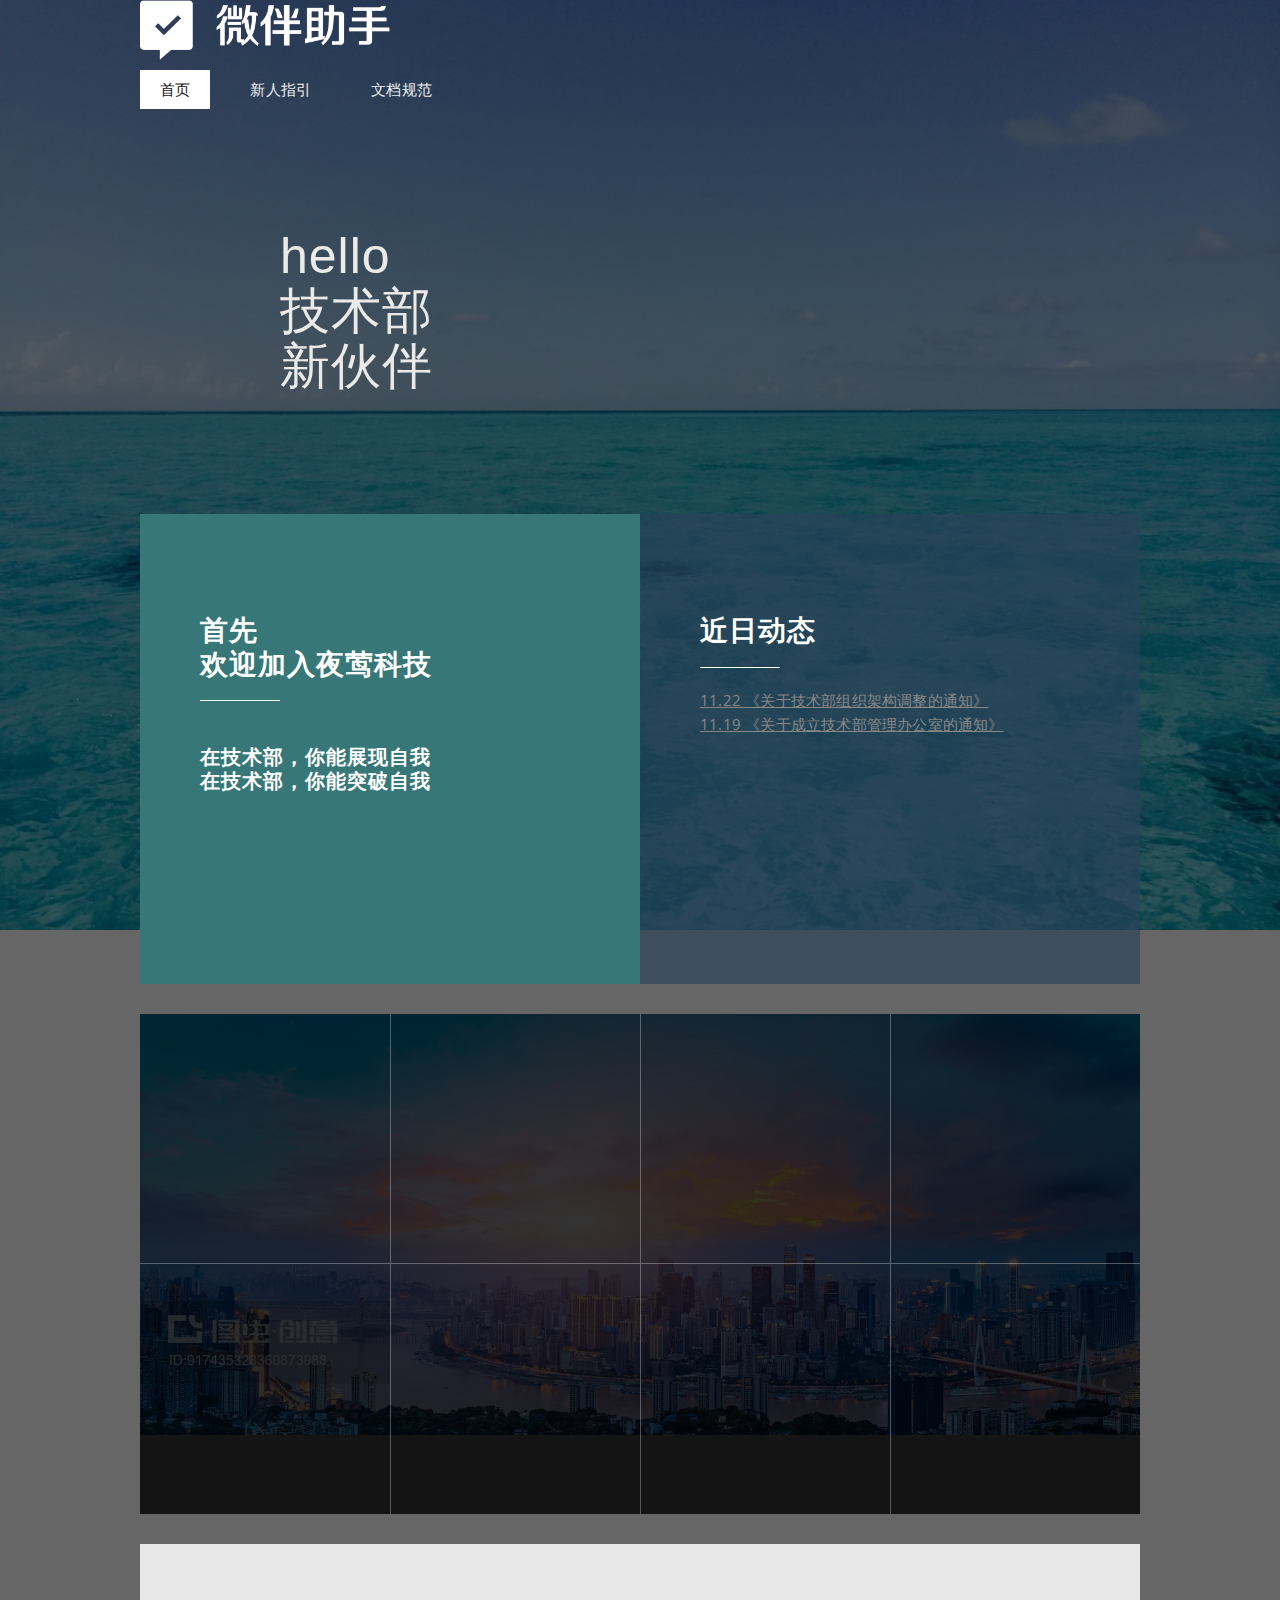
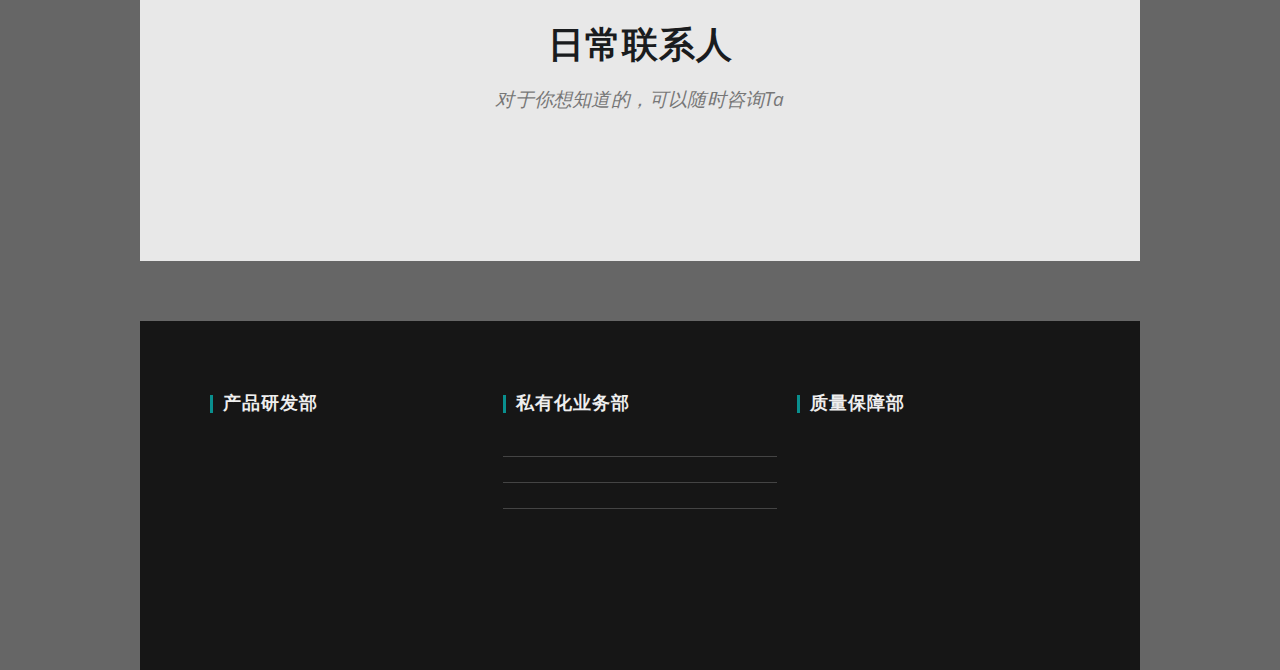
<file: moban4051/index.html>
<!DOCTYPE html>
<!--[if lt IE 7 ]><html class="ie ie6" lang="en"> <![endif]-->
<!--[if IE 7 ]><html class="ie ie7" lang="en"> <![endif]-->
<!--[if IE 8 ]><html class="ie ie8" lang="en"> <![endif]-->
<!--[if (gte IE 9)|!(IE)]><!--><html lang="en"> <!--<![endif]-->
<head>

    <!-- Basic Page Needs
  ================================================== -->
	<meta charset="utf-8">
	<title>技术部分享</title>
	<meta name="description" content="">
	<meta name="author" content="">
	
    <!-- Mobile Specific Metas
	================================================== -->
	<meta name="viewport" content="width=device-width, initial-scale=1, maximum-scale=1">
    
    <!-- CSS
	================================================== -->
  	<link rel="stylesheet" href="css/zerogrid.css">
	<link rel="stylesheet" href="css/style.css">
	
	<!-- Custom Fonts -->
    <link href="font-awesome/css/font-awesome.min.css" rel="stylesheet" type="text/css">
	
	
	<link rel="stylesheet" href="css/menu.css">
	<script src="js/jquery1111.min.js" type="text/javascript"></script>
	<script src="js/script.js"></script>
	
	<!-- Owl Carousel Assets -->
    <link href="owl-carousel/owl.carousel.css" rel="stylesheet">
	
	<!--[if lt IE 8]>
       <div style=' clear: both; text-align:center; position: relative;'>
         <a href="http://windows.microsoft.com/en-US/internet-explorer/Items/ie/home?ocid=ie6_countdown_bannercode">
           <img src="http://storage.ie6countdown.com/assets/100/images/banners/warning_bar_0000_us.jpg" border="0" height="42" width="820" alt="You are using an outdated browser. For a faster, safer browsing experience, upgrade for free today." />
        </a>
      </div>
    <![endif]-->
    <!--[if lt IE 9]>
		<script src="js/html5.js"></script>
		<script src="js/css3-mediaqueries.js"></script>
	<![endif]-->
	
</head>

<body>
	<div class="wrap-body" >
		
		<header class="main-header">
			<div class="zerogrid">
				<div>
					<a class="site-branding" href="index.html">
						<img src="images/logo.png" style=" width:250px;height:60px;float:left;"/>	
					</a><!-- .site-branding -->
				</div>
				<div class="row">
					<div class="col-2-3">
						<!-- Menu-main -->
						<div id='cssmenu'>
							<ul>
								<li class="active"><a href='index.html'><span>首页</span></a></li>
								<li class='last'><a href='single.html'><span>新人指引</span></a></li>
								<li class='last' ><a href='archive.html'><span>文档规范</span></a></li>
								<!--<li class='last'><a href='contact.html'><span>其他</span></a></li>-->
							</ul>
						</div>
					</div>
					<div class="col-1-3">
						<div class="top-search">
							<form id="form-container" action="">
								<!--<input type="submit" id="searchsubmit" value="" />-->
								<!--<a class="search-submit-button" href="javascript:void(0)">
									<i class="fa fa-search"></i>
								</a>
								<div id="searchtext">
									<input type="text" id="s" name="s" placeholder="Search">
								</div>-->
							</form>
						</div>
					</div>
				</div>
			</div>
		</header>
		
		<!--////////////////////////////////////Container-->
		<section id="container">
			<div class="wrap-container zerogrid">
				<!-----------------content-box-1-------------------->
				<section class="content-box box-1 box-image-1">
					<div class="row wrap-box"><!--Start Box-->
						<div class="col-1-2">
							<div class="box-text">
								<h1 style="font-family:arial;color:rgb(234, 235, 232);font-size:50px;">hello<br>  </span>技术部<br>新伙伴</h1>
							
							</div>
						</div>
						<div class="col-1-2">
							
						</div>
					</div>
				</section>
			
				<!-----------------content-box-2-------------------->
				<section class="content-box box-2">
					<div class="row wrap-box"><!--Start Box-->
						<div class="col-1-2">
							<div class="box-text bg-2">
								<div class="heading">
									<h2>首先<br> 欢迎加入夜莺科技</h2>
								    <br>
									<h3>在技术部，你能展现自我 </h3>
									<h3>在技术部，你能突破自我 </h3>
								</div>
								<div class="content">
									<p></p>
								</div>
							</div>
						</div>
						<div class="col-1-2">
							<div class="box-text bg-3">
								<div class="heading">
									<h2>近日动态 <br> </h2>
								</div>
								<div class="content">
									<a href="https://docs.qq.com/doc/DVGpaa05LV2dFdG9X">11.22 《关于技术部组织架构调整的通知》</a>	<br>
									<a href="https://docs.qq.com/doc/DVFhZV2hVaGpIRExQ">11.19 《关于成立技术部管理办公室的通知》</a>	
								</div>
							</div>
						</div>
					</div>
				</section>
				
				<!-----------------content-box-4-------------------->
				<section class="content-box box-4 box-image-2">
					<div class="row wrap-box"><!--Start Box-->
						<div class="col-full">
							<div class="col-1-4 portfolio-box">
								<a class="" href="single.html">
									<div class="portfolio-image" style="background-image: url('images/1.jpg')"></div>
									<div class="portfolio-caption">
										<div class="portfolio-time">
											<div class="portfolio-day"></div>
											<div class="portfolio-month"></div>
											<div class="portfolio-year"></div>
										</div>
										<div class="portfolio-details">
											<div class="portfolio-title"></div>
											<div class="portfolio-cat"></div>
											<div class="portfolio-comments"><i class="fa fa-comments"></i></div>
										</div>
									</div>
								</a>
							</div>
							<div class="col-1-4 portfolio-box">
								<a class="" href="single.html">
									<div class="portfolio-image" style="background-image: url('images/2.jpg')"></div>
									<div class="portfolio-caption">
										<div class="portfolio-time">
											<div class="portfolio-day"></div>
											<div class="portfolio-month"></div>
											<div class="portfolio-year"></div>
										</div>
										<div class="portfolio-details">
											<div class="portfolio-title"></div>
											<div class="portfolio-cat"></div>
											<div class="portfolio-comments"><i class="fa fa-comments"></i></div>
										</div>
									</div>
								</a>
							</div>
							<div class="col-1-4 portfolio-box">
								<a class="" href="single.html">
									<div class="portfolio-image" style="background-image: url('images/3.jpg')"></div>
									<div class="portfolio-caption">
										<div class="portfolio-time">
											<div class="portfolio-day"></div>
											<div class="portfolio-month"></div>
											<div class="portfolio-year"></div>
										</div>
										<div class="portfolio-details">
											<div class="portfolio-title"></div>
											<div class="portfolio-cat"></div>
											<div class="portfolio-comments"><i class="fa fa-comments"></i></div>
										</div>
									</div>
								</a>
							</div>
							<div class="col-1-4 portfolio-box">
								<a class="" href="single.html">
									<div class="portfolio-image" style="background-image: url('images/4.jpg')"></div>
									<div class="portfolio-caption">
										<div class="portfolio-time">
											<div class="portfolio-day"></div>
											<div class="portfolio-month"></div>
											<div class="portfolio-year"></div>
										</div>
										<div class="portfolio-details">
											<div class="portfolio-title"></div>
											<div class="portfolio-cat"></div>
											<div class="portfolio-comments"><i class="fa fa-comments"></i></div>
										</div>
									</div>
								</a>
							</div>
							<div class="col-1-4 portfolio-box">
								<a class="" href="single.html">
									<div class="portfolio-image" style="background-image: url('images/5.jpg')"></div>
									<div class="portfolio-caption">
										<div class="portfolio-time">
											<div class="portfolio-day"></div>
											<div class="portfolio-month"></div>
											<div class="portfolio-year"></div>
										</div>
										<div class="portfolio-details">
											<div class="portfolio-title"></div>
											<div class="portfolio-cat"></div>
											<div class="portfolio-comments"><i class="fa fa-comments"></i></div>
										</div>
									</div>
								</a>
							</div>
							<div class="col-1-4 portfolio-box">
								<a class="" href="single.html">
									<div class="portfolio-image" style="background-image: url('images/6.jpg')"></div>
									<div class="portfolio-caption">
										<div class="portfolio-time">
											<div class="portfolio-day"></div>
											<div class="portfolio-month"></div>
											<div class="portfolio-year"></div>
										</div>
										<div class="portfolio-details">
											<div class="portfolio-title"></div>
											<div class="portfolio-cat"></div>
											<div class="portfolio-comments"><i class="fa fa-comments"></i></div>
										</div>
									</div>
								</a>
							</div>
							<div class="col-1-4 portfolio-box">
								<a class="" href="single.html">
									<div class="portfolio-image" style="background-image: url('images/7.jpg')"></div>
									<div class="portfolio-caption">
										<div class="portfolio-time">
											<div class="portfolio-day"></div>
											<div class="portfolio-month"></div>
											<div class="portfolio-year"></div>
										</div>
										<div class="portfolio-details">
											<div class="portfolio-title">  </div>
											<div class="portfolio-cat"> </div>
											<div class="portfolio-comments"><i class="fa fa-comments"></i></div>
										</div>
									</div>
								</a>
							</div>
							<div class="col-1-4 portfolio-box">
								<a class="" href="single.html">
									<div class="portfolio-image" style="background-image: url('images/8.jpg')"></div>
									<div class="portfolio-caption">
										<div class="portfolio-time">
											<div class="portfolio-day"></div>
											<div class="portfolio-month"></div>
											<div class="portfolio-year"></div>
										</div>
										<div class="portfolio-details">
											<div class="portfolio-title"></div>
											<div class="portfolio-cat"></div>
											<div class="portfolio-comments"><i class="fa fa-comments"></i></div>
										</div>
									</div>
								</a>
							</div>
						</div>
					</div>
				</section>
				<!-----------------content-box-5-------------------->
				<section class="content-box box-5">
					<div class="row wrap-box"><!--Start Box-->
						<div class="col-full">
							<div class="box-text bg-4">
								<div class="heading">
									<h2>日常联系人</h2>
									<span class="intro">对于你想知道的，可以随时咨询Ta</span>
									<br>
									<!--<table border="1">
										<tr>
											<td>row 1, cell 1</td>
											<td>row 1, cell 2</td>
										</tr>
										<tr>
											<td>row 2, cell 1</td>
											<td>row 2, cell 2</td>
										</tr>
									</table>-->
								</div>
								<div class="content">
									<p></p>
									<div class="subscribe-form">
										<form name="form1" id="subs_form" method="post" action="contact.php">
											<label class="row">
												<div class="col-2-3">
													<div class="wrap-col">
														<!--<input type="text" name="name" id="name" placeholder="Enter Your Email" required="required" />-->
													</div>
												</div>
												<div class="col-1-3">
													<div class="wrap-col">
														<!--<input class="button button-skin button-subscribe" type="submit" name="Submit" value="Subscribe">-->
													</div>
												</div>
											</label>
										</form>
									</div>
								</div>
							</div>
						</div>
					</div>
				</section>
			</div>
		</section>
		
		<!--////////////////////////////////////Footer-->
		<footer>
			<div class="zerogrid">
				<div class="wrap-footer">
					<div class="row">
						<div class="col-1-3 col-footer-1">
							<div class="wrap-col">
								<h3 class="widget-title">产品研发部</h3>
								<p></p>
								<p></p>
							</div>
						</div>
						<div class="col-1-3 col-footer-2">
							<div class="wrap-col">
								<h3 class="widget-title">私有化业务部</h3>
								<ul>
									<li><a href="#"></a></li>
									<li><a href="#"></a></li>
									<li><a href="#"></a></li>
									<li><a href="#"></a></li>
								</ul>
							</div>
						</div>
						<div class="col-1-3 col-footer-3">
							<div class="wrap-col">
								<h3 class="widget-title">质量保障部</h3>
								<div class="row">
									<address>
										<strong></strong>
										<br>
										
										<br>
										
										<br>
										
									</address><br>
									<p>
										<strong></strong>
										<br>
								
										<br>
										
									</p>
								</div>
							</div>
						</div>
					</div>
				</div>
				<!--<div class="bottom-footer">
					<div class="bottom-social">
						<a href="#"><i class="fa fa-facebook"></i></a>
						<a href="#"><i class="fa fa-instagram"></i></a>
						<a href="#"><i class="fa fa-twitter"></i></a>
						<a href="#"><i class="fa fa-google-plus"></i></a>
						<a href="#"><i class="fa fa-pinterest"></i></a>
						<a href="#"><i class="fa fa-vimeo"></i></a>
						<a href="#"><i class="fa fa-linkedin"></i></a>
						<a href="#"><i class="fa fa-youtube"></i></a>
					</div>
					<div class="copyright">
						Copyright &copy; 2019.Company name All rights reserved.<a target="_blank" href="http://sc.chinaz.com/moban/">&#x7F51;&#x9875;&#x6A21;&#x677F;</a>
					</div>-->
				</div>
			</div>
		</footer>
		
	</div>
</body>
</html>
</file>
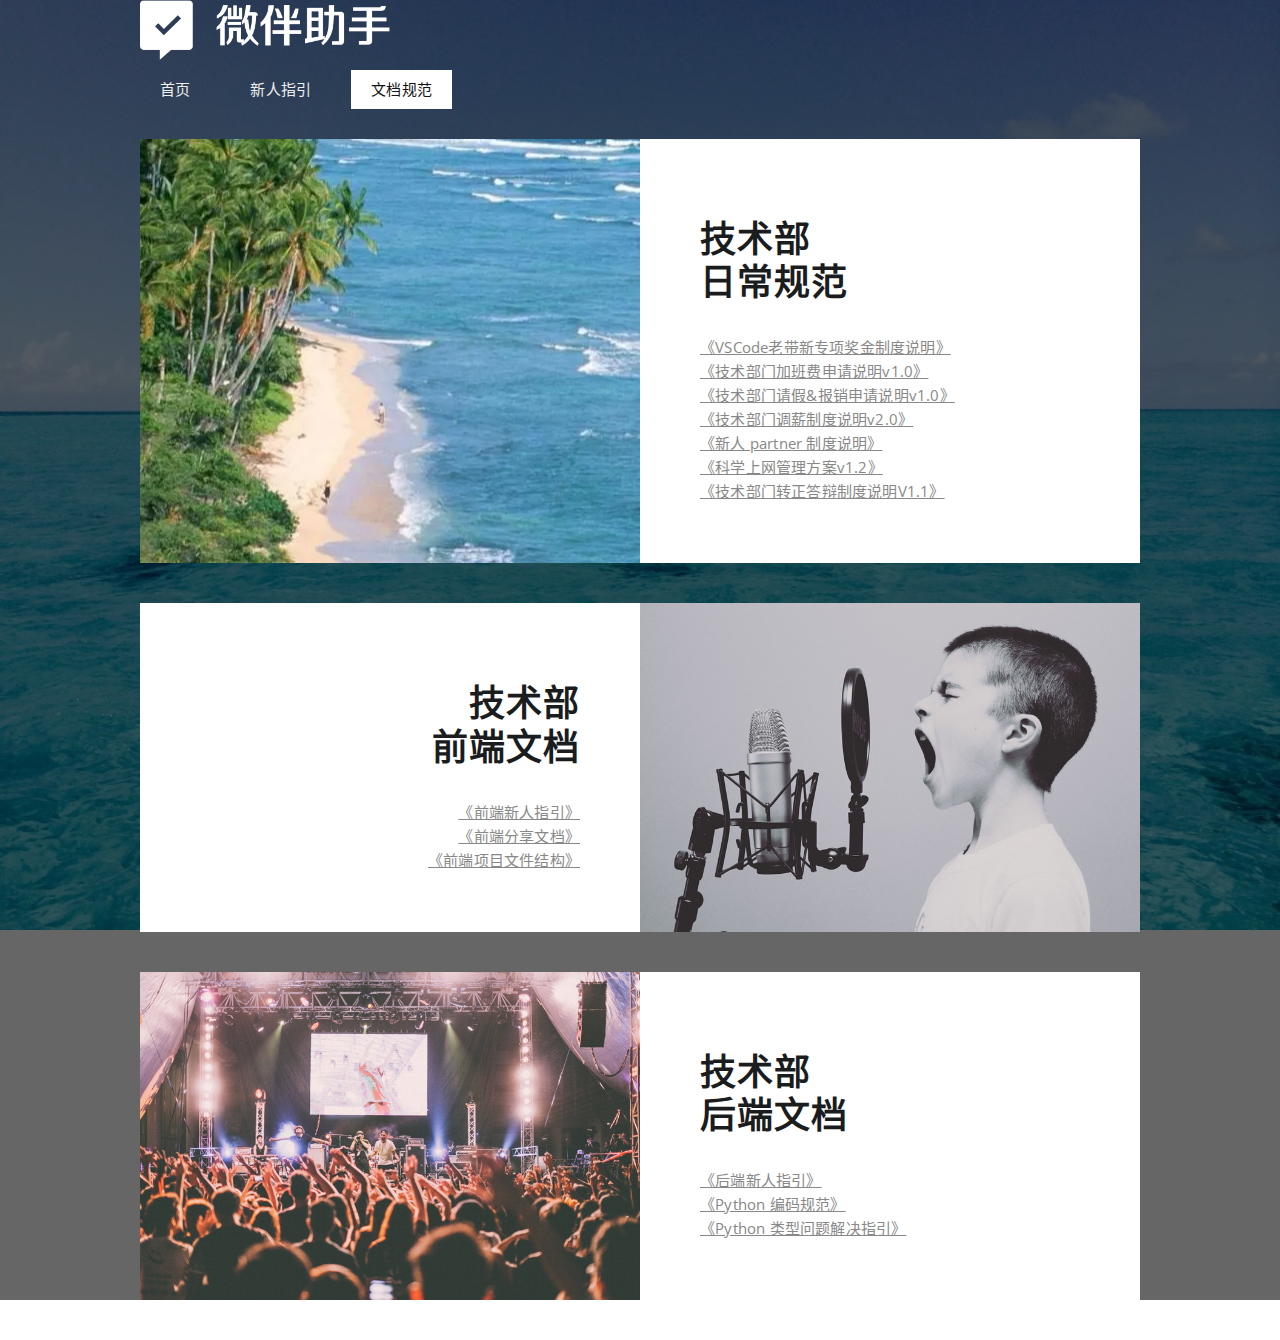
<file: moban4051/archive.html>
<!DOCTYPE html>
<!--[if lt IE 7 ]><html class="ie ie6" lang="en"> <![endif]-->
<!--[if IE 7 ]><html class="ie ie7" lang="en"> <![endif]-->
<!--[if IE 8 ]><html class="ie ie8" lang="en"> <![endif]-->
<!--[if (gte IE 9)|!(IE)]><!--><html lang="zh-CN"> <!--<![endif]-->
<head>

    <!-- Basic Page Needs
  ================================================== -->
	<meta charset="utf-8">
	<title>技术部分享</title>
	<meta name="description" content="">
	<meta name="author" content="">
	
    <!-- Mobile Specific Metas
	================================================== -->
	<meta name="viewport" content="width=device-width, initial-scale=1, maximum-scale=1">
    
    <!-- CSS
	================================================== -->
  	<link rel="stylesheet" href="css/zerogrid.css">
	<link rel="stylesheet" href="css/style.css">
	
	<!-- Custom Fonts -->
    <link href="font-awesome/css/font-awesome.min.css" rel="stylesheet" type="text/css">
	
	
	<link rel="stylesheet" href="css/menu.css">
	<script src="js/jquery1111.min.js" type="text/javascript"></script>
	<script src="js/script.js"></script>
	
	<!-- Owl Carousel Assets -->
    <link href="owl-carousel/owl.carousel.css" rel="stylesheet">
	
	<!--[if lt IE 8]>
       <div style=' clear: both; text-align:center; position: relative;'>
         <a href="http://windows.microsoft.com/en-US/internet-explorer/Items/ie/home?ocid=ie6_countdown_bannercode">
           <img src="http://storage.ie6countdown.com/assets/100/images/banners/warning_bar_0000_us.jpg" border="0" height="42" width="820" alt="You are using an outdated browser. For a faster, safer browsing experience, upgrade for free today." />
        </a>
      </div>
    <![endif]-->
    <!--[if lt IE 9]>
		<script src="js/html5.js"></script>
		<script src="js/css3-mediaqueries.js"></script>
	<![endif]-->
	
</head>

<body>
	<div class="wrap-body">
		
		<header class="main-header">
			<div class="zerogrid">
				<div >
					<a class="site-branding" href="index.html">
						<img src="images/logo.png" style=" width:250px;height:60px;float:left;"/>	
					</a><!-- .site-branding -->
				</div>
				<div class="row">
					<div class="col-2-3">
						<!-- Menu-main -->
						<div id='cssmenu'>
							<ul>
								<li class='last'><a href='index.html'><span>首页</span></a></li>
								<li class='last'><a href='single.html'><span>新人指引</span></a></li>
								<li class="active"><a href='archive.html'><span>文档规范</span></a></li>
								<!--<li class='last'><a href='contact.html'><span>其他</span></a></li>-->
							</ul>
						</div>
					</div>
					<div class="col-1-3">
						<div class="top-search">
							<form id="form-container" action="">
								<!--<input type="submit" id="searchsubmit" value="" />-->
								<!--<a class="search-submit-button" href="javascript:void(0)">
									<i class="fa fa-search"></i>
								</a>
								<div id="searchtext">
									<input type="text" id="s" name="s" placeholder="Search">
								</div>-->
							</form>
						</div>
					</div>
				</div>
			</div>
		</header>
		
		<!--////////////////////////////////////Container-->
		<section id="container">
			<div class="wrap-container">
				<div class="zerogrid">
					<article class="archive-post" >
						<div class="row wrap-post"><!--Start Post-->
							<div class="flex-box">
								<div class="col-1-2">
									<div class="box-image" style="background-image: url('images/15.jpg')"></div>
								</div>
								<div class="col-1-2">
									<div class="box-text">
										<div class="heading">
											<h2>技术部<br> 日常规范</h2>
										</div>
										<div class="content">
											<a href="https://confluence.yiban.io/pages/viewpage.action?pageId=7972177">《VSCode老带新专项奖金制度说明》</a><br>
											<a href="https://confluence.yiban.io/pages/viewpage.action?pageId=7972175">《技术部门加班费申请说明v1.0》</a><br>
											<a href="https://confluence.yiban.io/pages/viewpage.action?pageId=7972162">《技术部门请假&报销申请说明v1.0》</a><br>
											<a href="https://confluence.yiban.io/pages/viewpage.action?pageId=7972171">《技术部门调薪制度说明v2.0》</a><br>
											<a href="https://confluence.yiban.io/pages/viewpage.action?pageId=7972179">《新人 partner 制度说明》</a><br>
											<a href="https://confluence.yiban.io/pages/viewpage.action?pageId=7972181">《科学上网管理方案v1.2》</a><br>
											<a href="https://confluence.yiban.io/pages/viewpage.action?pageId=7972169">《技术部门转正答辩制度说明V1.1》</a><br>
										</div>
									</div>
								</div>
							</div>
						</div>
					</article>
					<article class="archive-post">
						<div class="row wrap-post"><!--Start Post-->
							<div class="flex-box">
								<div class="col-1-2 f-right">
									<div class="box-image" style="background-image: url('images/16.jpg')"></div>
								</div>
								<div class="col-1-2">
									<div class="box-text text-right">
										<div class="heading">
											<h2>技术部<br> 前端文档</h2>
										</div>
										<div class="content">
											<a href="https://confluence.yiban.io/pages/viewpage.action?pageId=333234">《前端新人指引》</a><br>
											<a href="https://confluence.yiban.io/pages/viewpage.action?pageId=333745">《前端分享文档》</a><br>
											<a href="https://confluence.yiban.io/pages/viewpage.action?pageId=342199">《前端项目文件结构》</a><br>
										</div>
									</div>
								</div>
							</div>
			           </div>
					</article>
					<article class="archive-post" >
						<div class="row wrap-post"><!--Start Post-->
							<div class="flex-box">
								<div class="col-1-2">
									<div class="box-image" style="background-image: url('images/14.jpg')"></div>
								</div>
								<div class="col-1-2">
									<div class="box-text">
										<div class="heading">
											<h2>技术部<br> 后端文档</h2>
										</div>
										<div class="content">
											<a href="hhttps://nightingales.yuque.com/n_tech/novice/gaude7/edit">《后端新人指引》</a><br>
											<a href="https://confluence.yiban.io/pages/viewpage.action?pageId=7964776">《Python 编码规范》</a><br>
											<a href="https://confluence.yiban.io/pages/viewpage.action?pageId=7964909">《Python 类型问题解决指引》</a><br>
											
										</div>
									</div>
								</div>
							</div>
						</div>
					</article>
				</div>
			</div>
		</section>
		
		<!--////////////////////////////////////Footer-->
		<!--<footer>
			<div class="zerogrid">
				<div class="wrap-footer">
					<div class="row">
						<div class="col-1-3 col-footer-1">
							<div class="wrap-col">
								<h3 class="widget-title">About Us</h3>
								<p>Ut volutpat consectetur aliquam. Curabitur auctor in nis ulum ornare. Metus elit vehicula dui. Curabitur auctor in nis ulum ornare. Sed consequat, augue condimentum fermentum</p>
								<p>Sed ut perspiciatis unde omnis iste natus error sit voluptatem accusantium doloremque la udantium</p>
							</div>
						</div>
						<div class="col-1-3 col-footer-2">
							<div class="wrap-col">
								<h3 class="widget-title">Recent Post</h3>
								<ul>
									<li><a href="#">MOST VISITED COUNTRIES</a></li>
									<li><a href="#">5 PLACES THAT MAKE A GREAT HOLIDAY</a></li>
									<li><a href="#">PEBBLE TIME STEEL IS ON TRACK TO SHIP IN JULY</a></li>
									<li><a href="#">STARTUP COMPANY’S CO-FOUNDER TALKS ON HIS NEW PRODUCT</a></li>
								</ul>
							</div>
						</div>
						<div class="col-1-3 col-footer-3">
							<div class="wrap-col">
								<h3 class="widget-title">Where to Find Us</h3>
								<div class="row">
									<address>
										<strong>AUBERGE LONDON</strong>
										<br>
										Ut wisi enim
										<br>
										Minim veniam 12345
										<br>
										Exerci Tation
									</address><br>
									<p>
										<strong>Opening Hours:</strong>
										<br>
										Mon - Fri: 9:00 - 21:00
										<br>
										Sat - Sun: 9:00 - 2:00
									</p>
								</div>
							</div>
						</div>
					</div>
				</div>
				<!--<div class="bottom-footer">
					<div class="bottom-social">
						<a href="#"><i class="fa fa-facebook"></i></a>
						<a href="#"><i class="fa fa-instagram"></i></a>
						<a href="#"><i class="fa fa-twitter"></i></a>
						<a href="#"><i class="fa fa-google-plus"></i></a>
						<a href="#"><i class="fa fa-pinterest"></i></a>
						<a href="#"><i class="fa fa-vimeo"></i></a>
						<a href="#"><i class="fa fa-linkedin"></i></a>
						<a href="#"><i class="fa fa-youtube"></i></a>
					</div>
					<div class="copyright">
						Copyright &copy; 2019.Company name All rights reserved.<a target="_blank" href="http://sc.chinaz.com/moban/">&#x7F51;&#x9875;&#x6A21;&#x677F;</a>
					</div>-->
				</div>
			</div>
		</footer>
	</div>
</body>
</html>
</file>
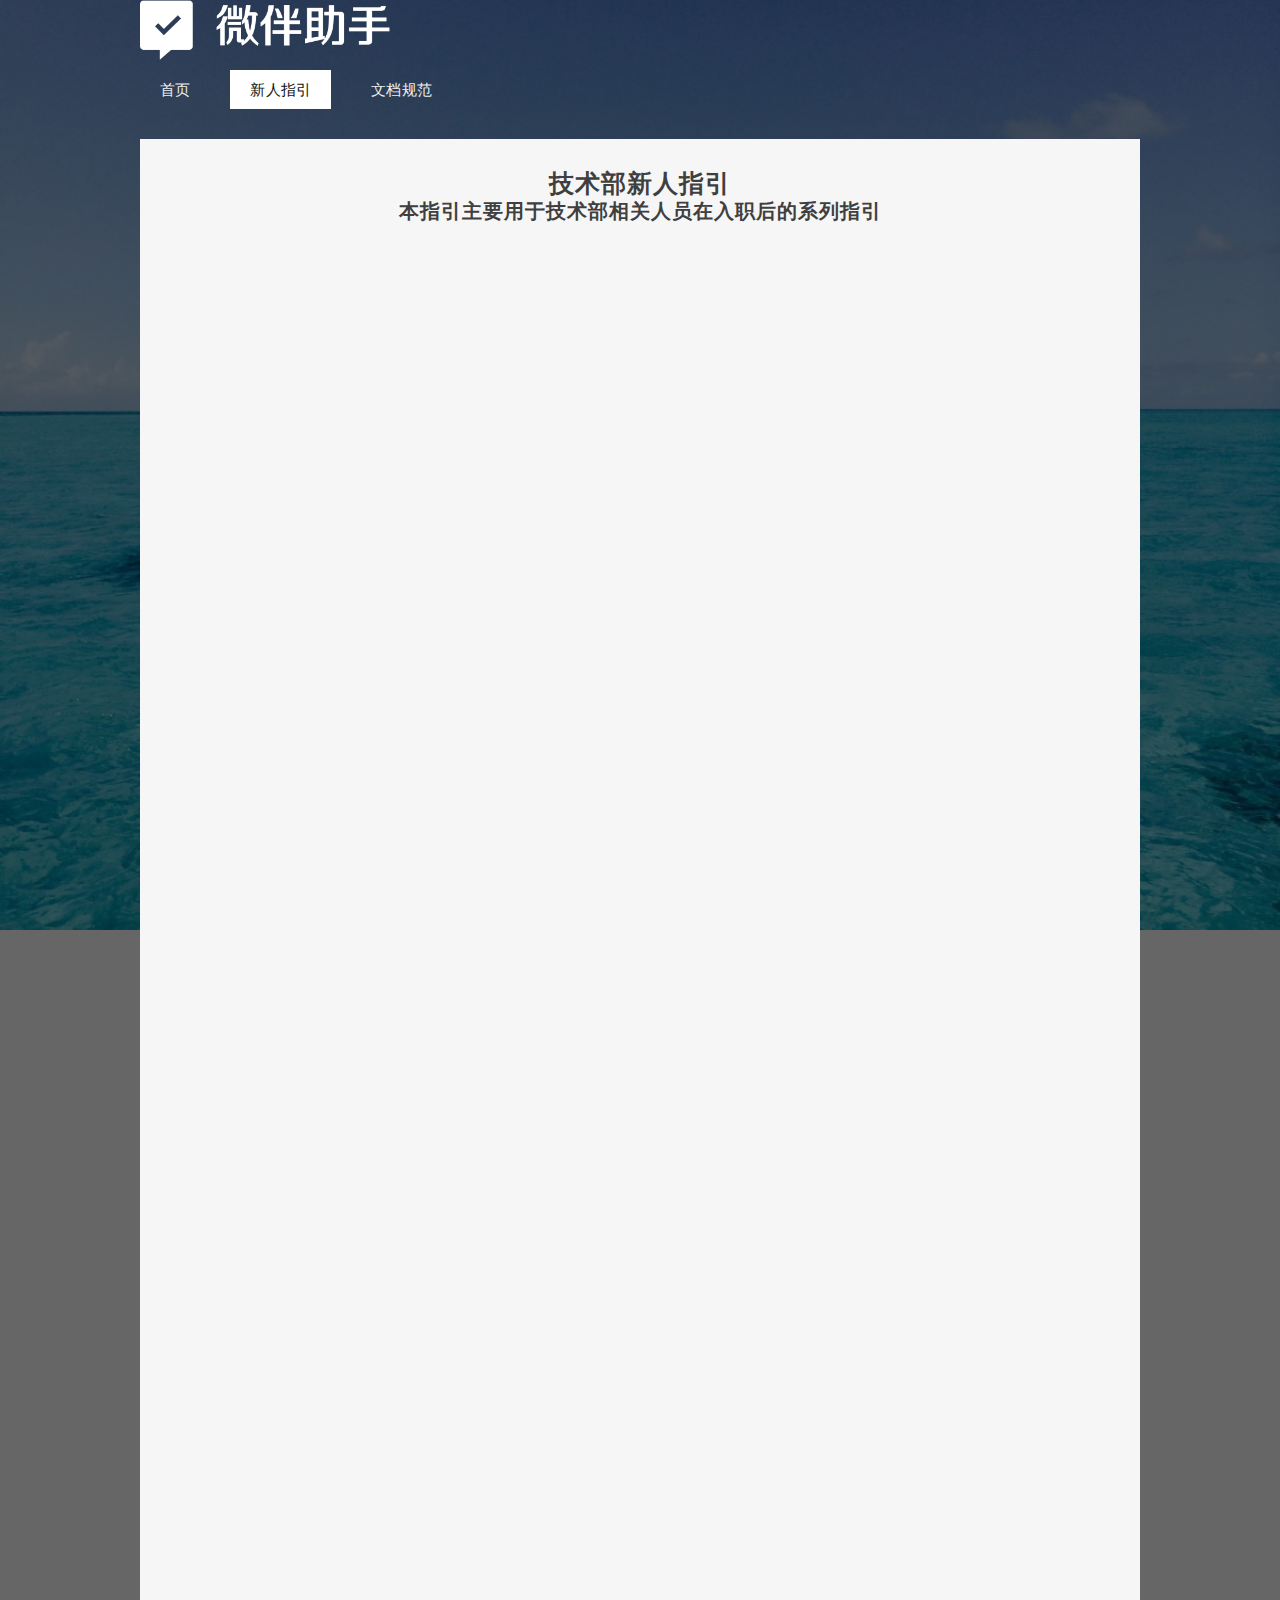
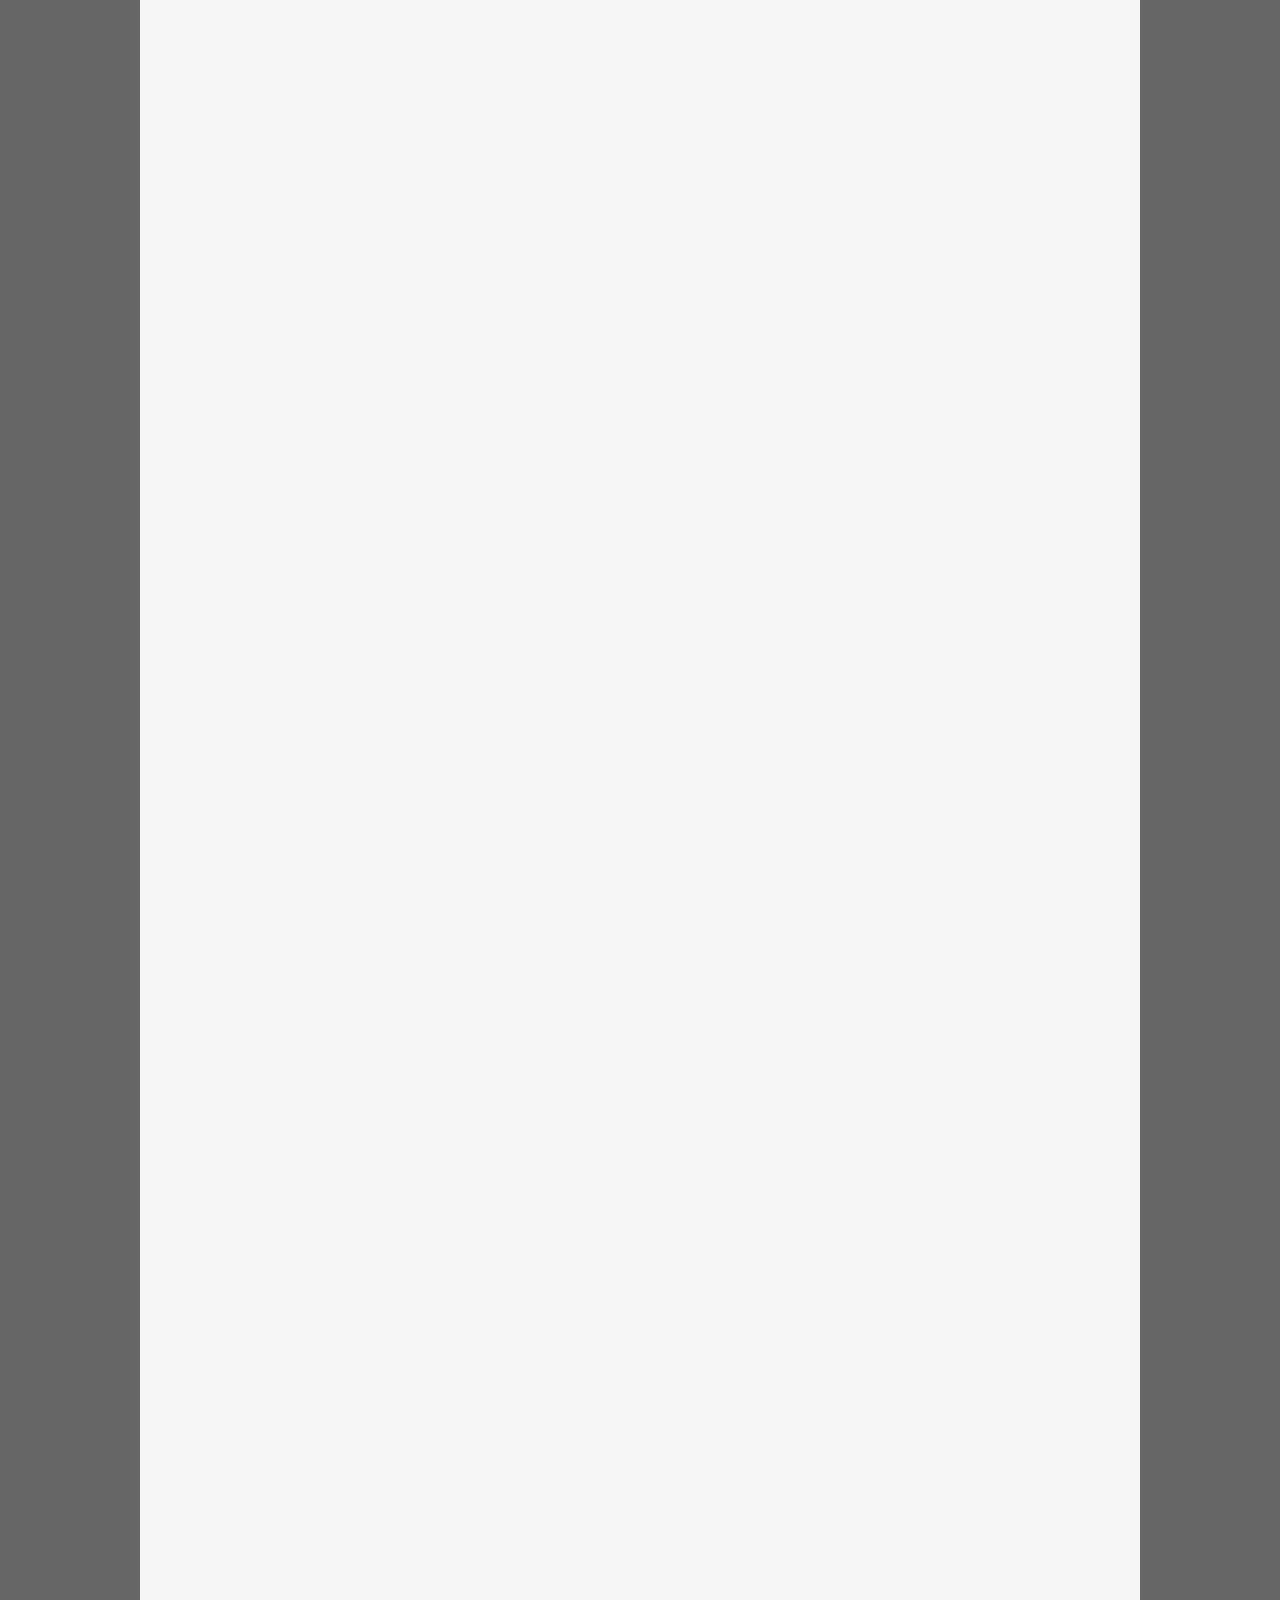
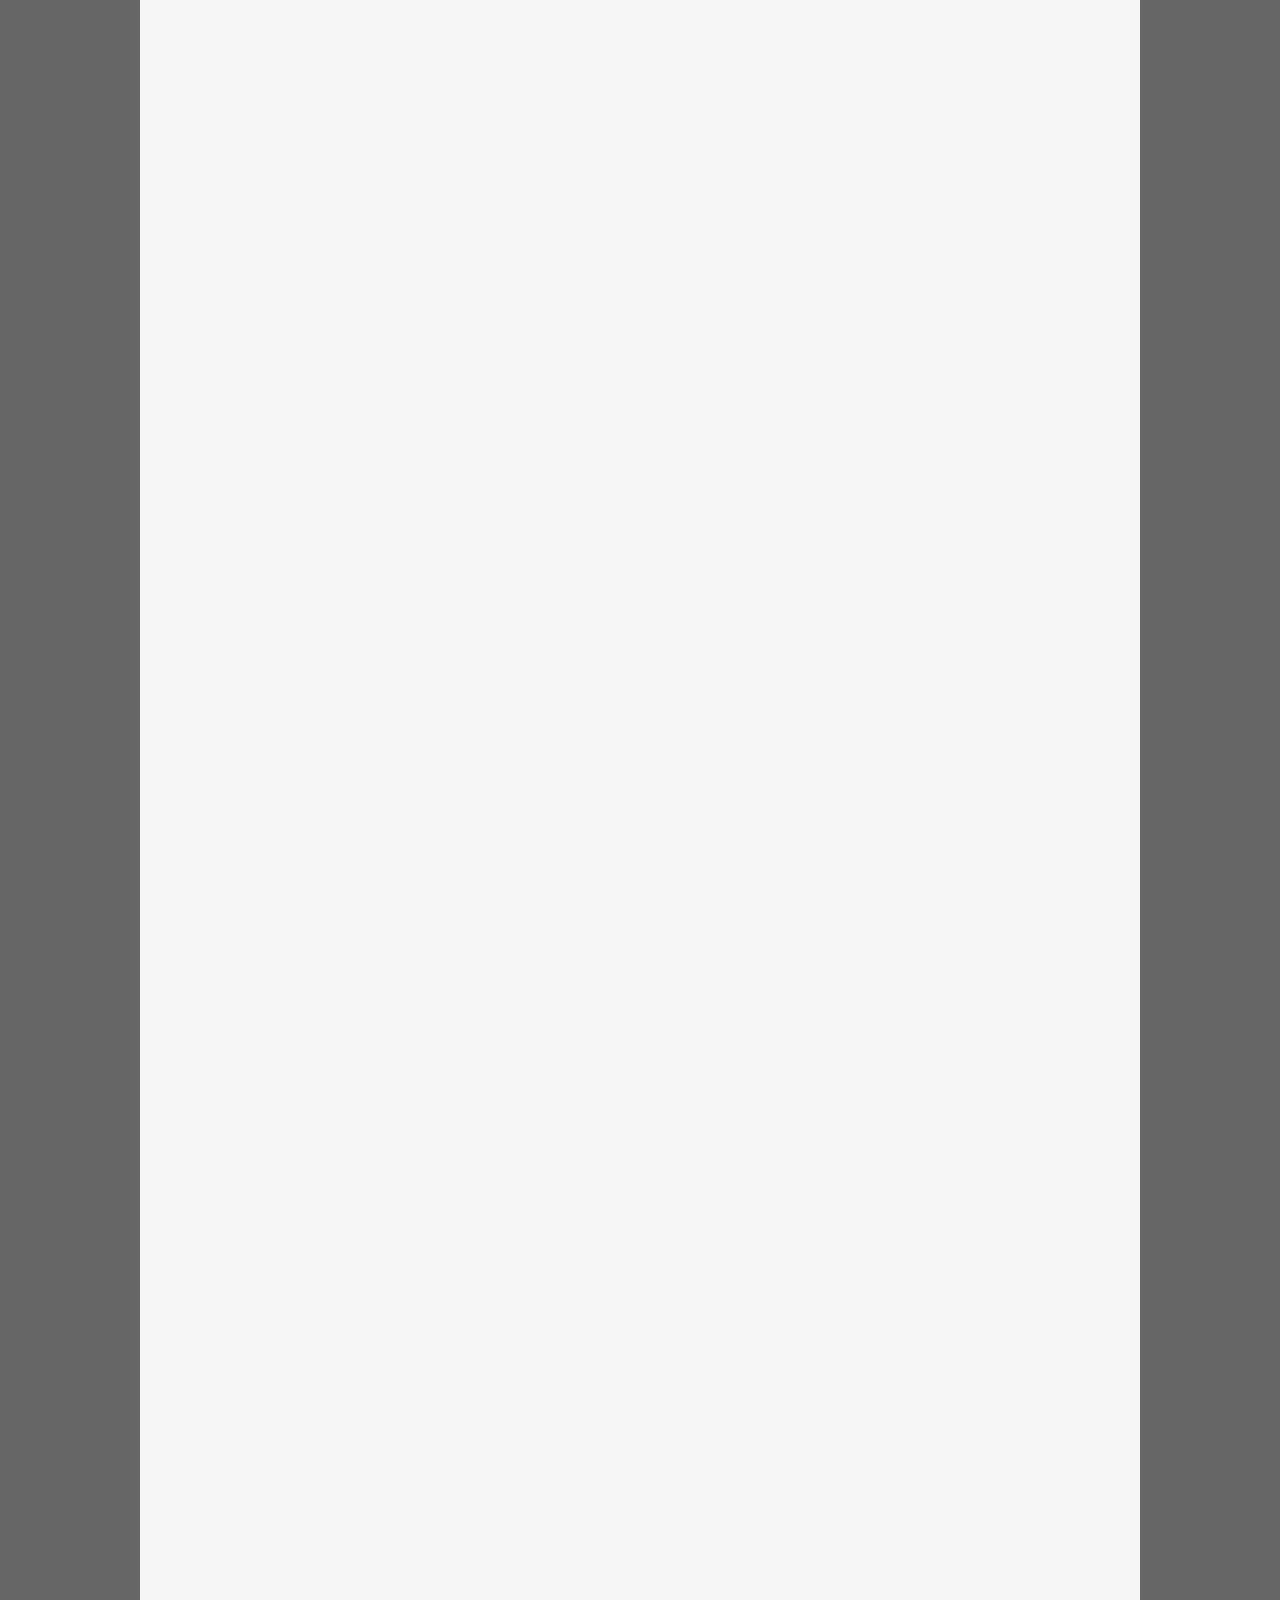
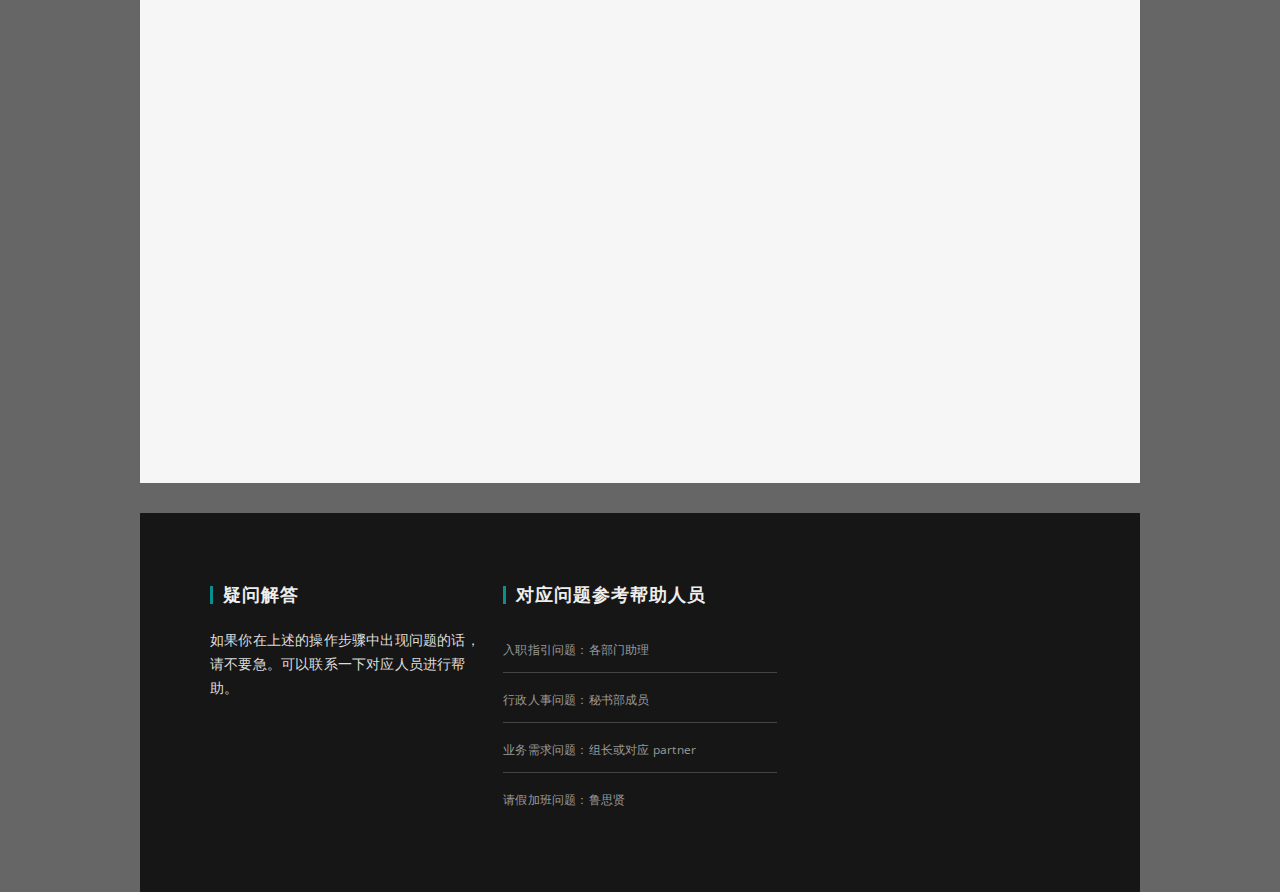
<file: moban4051/single.html>
<!DOCTYPE html>
<!--[if lt IE 7 ]><html class="ie ie6" lang="en"> <![endif]-->
<!--[if IE 7 ]><html class="ie ie7" lang="en"> <![endif]-->
<!--[if IE 8 ]><html class="ie ie8" lang="en"> <![endif]-->
<!--[if (gte IE 9)|!(IE)]><!--><html lang="en"> <!--<![endif]-->
<head>

    <!-- Basic Page Needs
  ================================================== -->
	<meta charset="utf-8">
	<title>技术部论坛</title>
	<meta name="description" content="">
	<meta name="author" content="">
	
    <!-- Mobile Specific Metas
	================================================== -->
	<meta name="viewport" content="width=device-width, initial-scale=1, maximum-scale=1">
    
    <!-- CSS
	================================================== -->
  	<link rel="stylesheet" href="css/zerogrid.css">
	<link rel="stylesheet" href="css/style.css">
	
	<!-- Custom Fonts -->
    <link href="font-awesome/css/font-awesome.min.css" rel="stylesheet" type="text/css">
	
	
	<link rel="stylesheet" href="css/menu.css">
	<script src="js/jquery1111.min.js" type="text/javascript"></script>
	<script src="js/script.js"></script>
	
	<!-- Owl Carousel Assets -->
    <link href="owl-carousel/owl.carousel.css" rel="stylesheet">
	
	<!--[if lt IE 8]>
       <div style=' clear: both; text-align:center; position: relative;'>
         <a href="http://windows.microsoft.com/en-US/internet-explorer/Items/ie/home?ocid=ie6_countdown_bannercode">
           <img src="http://storage.ie6countdown.com/assets/100/images/banners/warning_bar_0000_us.jpg" border="0" height="42" width="820" alt="You are using an outdated browser. For a faster, safer browsing experience, upgrade for free today." />
        </a>
      </div>
    <![endif]-->
    <!--[if lt IE 9]>
		<script src="js/html5.js"></script>
		<script src="js/css3-mediaqueries.js"></script>
	<![endif]-->
	
</head>

<body>
	<div class="wrap-body">
		
		<header class="main-header">
			<div class="zerogrid">
				<div>
					<a class="site-branding" href="index.html">
						<img src="images/logo.png" style=" width:250px;height:60px;float:left;"/>	
					</a><!-- .site-branding -->
				</div>
				<div class="row">
					<div class="col-2-3">
						<!-- Menu-main -->
						<div id='cssmenu'>
							<ul>
								<li class='last'><a href='index.html'><span>首页</span></a></li>
								<li class="active"><a href='single.html'><span>新人指引</span></a></li>
								<li class='last'><a href='archive.html'><span>文档规范</span></a></li>
								<!--<li class='last'><a href='contact.html'><span>其他</span></a></li>-->
							</ul>
						</div>
					</div>
					<div class="col-1-3">
						<div class="top-search">
							<form id="form-container" action="">
								<!--<input type="submit" id="searchsubmit" value="" />-->
								<!--<a class="search-submit-button" href="javascript:void(0)">
									<i class="fa fa-search"></i>
								</a>
								<div id="searchtext">
									<input type="text" id="s" name="s" placeholder="Search">
								</div>-->
							</form>
						</div>
					</div>
				</div>
			</div>
		</header>
		
		<!--////////////////////////////////////Container-->
		<section id="container">
			<div class="wrap-container" >
				<!-----------------Content-Box-------------------->
				<article class="single-post zerogrid" >
					<div class="row wrap-post" ><!--Start Box-->
						<div class="entry-header">
							<h1 >技术部新人指引</h1>
							<h3 class="entry-title">本指引主要用于技术部相关人员在入职后的系列指引</h3>
						</div>
						<iframe src="file:///Users/cailei/Desktop/moban4051/wenjian/新人入职百科全书3.0电子版.pdf" name="iframe_a" width = " 960" height = " 5000 "></iframe>
						<!--<div class="post-thumbnail-wrap">
							<img src="images/single.jpg">
						</div>-->
						<!--<div class="entry-content">
							<div class="excerpt">
							<h2>一.账号配置</h2><br>
							<h3>1.钉钉账号设置</h3>
							<p>先将默认的钉钉邮箱更改为易记邮箱（如：自己姓名拼音+一些数字）<br>
								更改步骤为（以手机钉钉为例）：<br>
								钉钉 -> 协作 -> 邮箱<br>
								点击上端收件箱 -> 左下角设置 -> 点击账号 -> 设置钉钉号<br>
								</p></div>
								<br>
							<h3>2.企业微信</h3>
							<p>
								夜莺科技企微：人事负责拉进去；<br>
								未闻花名企微：联系王小篆邀请进入；<br>
								点石互动企微：联系邓琳邀请进入；<br>
							</p>
							<br>
							<h3>3.腾讯企业邮箱</h3>
							<p>
								开通方式：<br>
								1. 打开：<a href="https://exmail.qq.com/" style="color: rgb(6, 6, 116);">邮箱链接</a><br>
								2. 输入邮箱账号及密码，可在钉钉文档中查看：《夜莺科技企业邮箱开通》<br>
								3. 扫码绑定微信之后就可以通过微信扫码登陆腾讯企业邮箱了<br>
								4. 登录完成后，进入 设置-账户，可更改邮箱密码<br>
								5. 企业微信绑定腾讯企业邮箱方法：<br>
								企微工作台 -> 效率工具 - 企业邮箱 -> 输入企业微信账户 -> 输入邮箱密码<br>
								绑定成功后可在企业微信上接收到邮箱提醒	<br>
								<br>	
							</p>
							<h2>4. jira</h2>
							<br>
							<p>
								【特别注意】在申请jira账号之前必须要完成以下操作：<br>
								进入钉钉邮箱设置页的“白名单”，把下列邮箱地址添加至白名单<br>
								jira@nightingales.cn<br>
								zuosheng@nightingales.cn<br>
								mopengcheng@nightingales.cn<br>
								<img src="Users/cailei/Desktop/moban4051/images/image (2).png" alt="Pulpit rock" width="304" height="228">	
							</p>
							<img src="Users/cailei/Desktop/moban4051/images/image (2).png" width="304" height="228">	
							<h2>Heading 2</h2>
							<p>Duis autem vel eum iriure dolor in hendrerit in vulputate velit esse molestie consequat, vel illum dolore eu feugiat nulla facilisis. At vero eos et accusam et justo.</p>
							<h2>Heading 3</h2>
							<p>Consetetur sadipscing elitr, sed diam nonumy eirmod tempor invidunt ut labore et dolore magna aliquyam erat, sed diam voluptua. At vero eos et accusam et justo duo dolores et ea rebum hendrerit in vulputate velit esse molestie.</p>
							<p>Lorem ipsum dolor sit amet, consetetur sadipscing elitr, sed diam nonumy eirmod tempor invidunt ut labore et dolore magna aliquyam erat, sed diam voluptua. At vero eos et accusam et justo duo dolores et ea rebum.</p>
							<p><code>Stet clita kasd gubergren, no sea takimata sanctus est Lorem ipsum dolor sit amet.</code></p>
							<p>Lorem ipsum dolor sit amet, consetetur sadipscing elitr, sed diam nonumy eirmod tempor invidunt ut labore et dolore magna aliquyam erat, sed diam voluptua. At vero eos et accusam et justo duo dolores et ea rebum. Stet clita kasd gubergren, no sea takimata sanctus est Lorem ipsum dolor sit amet.</p>
							<div class="note">
							  <ol>
								<li>Lorem ipsum</li>
								<li>Sit amet vultatup nonumy</li>
								<li>Duista sed diam</li>
							  </ol>
							  <div class="clear"></div>
							</div>
							<p>Duis autem vel eum iriure dolor in hendrerit in vulputate velit esse molestie consequat, vel illum dolore eu feugiat nulla facilisis at vero eros et accumsan et iusto odio dignissim qui blandit praesent luptatum zzril delenit augue duis dolore te feugait nulla facilisi. Lorem ipsum dolor sit amet, consectetuer adipiscing elit, sed diam nonummy nibh euismod tincidunt ut laoreet dolore magna aliquam erat volutpat.</p>
							<p>Consetetur sadipscing elitr, sed diam nonumy eirmod tempor invidunt ut labore et dolore magna aliquyam erat, sed diam voluptua. At vero eos et accusam et justo duo dolores.</p>
						</div>-->
					</div>
				</article>
				<div class="zerogrid">
					<!--<div class="comments-are">
						<div id="comment">
							<h3>Leave a Reply</h3>
							<span>Your email address will not be published. Required fields are marked </span>
							<form name="form1" id="comment_form" method="post" action="">
								<label>
								<span>Comment:</span>
								<textarea name="message" id="message"></textarea>
								</label>
								<label>
								<span>Name:</span>
								<input type="text"  name="name" id="name" required>
								</label>
								<label>
								<span>Email:</span>
								<input type="email"  name="email" id="email" required>
								</label>
								<center><input class="button button-skin " type="submit" name="SubmitComment" value="Submit"></center>
							</form>
						</div>
					</div>-->
				</div>
			</div>
		</section>
		
		<!--////////////////////////////////////Footer-->
		<footer>
			<div class="zerogrid">
				<div class="wrap-footer">
					<div class="row">
						<div class="col-1-3 col-footer-1">
							<div class="wrap-col">
								<h3 class="widget-title">疑问解答</h3>
								<p>如果你在上述的操作步骤中出现问题的话，请不要急。可以联系一下对应人员进行帮助。</p>
							</div>
						</div>
						<div class="col-1-3 col-footer-2">
							<div class="wrap-col">
								<h3 class="widget-title">对应问题参考帮助人员</h3>
								<ul>
									<li><a>入职指引问题：各部门助理</a></li>
									<li><a>行政人事问题：秘书部成员</a></li>
									<li><a>业务需求问题：组长或对应 partner</a></li>
									<li><a>请假加班问题：鲁思贤</a></li>
								</ul>
							</div>
						</div>
						<div class="col-1-3 col-footer-3">
							<!--<div class="wrap-col">
								<h3 class="widget-title">Where to Find Us</h3>
								<div class="row">
									<address>
										<strong>AUBERGE LONDON</strong>
										<br>
										Ut wisi enim
										<br>
										Minim veniam 12345
										<br>
										Exerci Tation
									</address><br>
									<p>
										<strong>Opening Hours:</strong>
										<br>
										Mon - Fri: 9:00 - 21:00
										<br>
										Sat - Sun: 9:00 - 2:00
									</p>
								</div>
							</div>-->
						</div>
					</div>
				</div>
			<!--	<div class="bottom-footer">
					<div class="bottom-social">
						<a href="#"><i class="fa fa-facebook"></i></a>
						<a href="#"><i class="fa fa-instagram"></i></a>
						<a href="#"><i class="fa fa-twitter"></i></a>
						<a href="#"><i class="fa fa-google-plus"></i></a>
						<a href="#"><i class="fa fa-pinterest"></i></a>
						<a href="#"><i class="fa fa-vimeo"></i></a>
						<a href="#"><i class="fa fa-linkedin"></i></a>
						<a href="#"><i class="fa fa-youtube"></i></a>
					</div>
					<div class="copyright">
						Copyright &copy; 2019.Company name All rights reserved.<a target="_blank" href="http://sc.chinaz.com/moban/">&#x7F51;&#x9875;&#x6A21;&#x677F;</a>
					</div>-->
				</div>
			</div>
		</footer>
	</div>
</body>
</html>
</file>
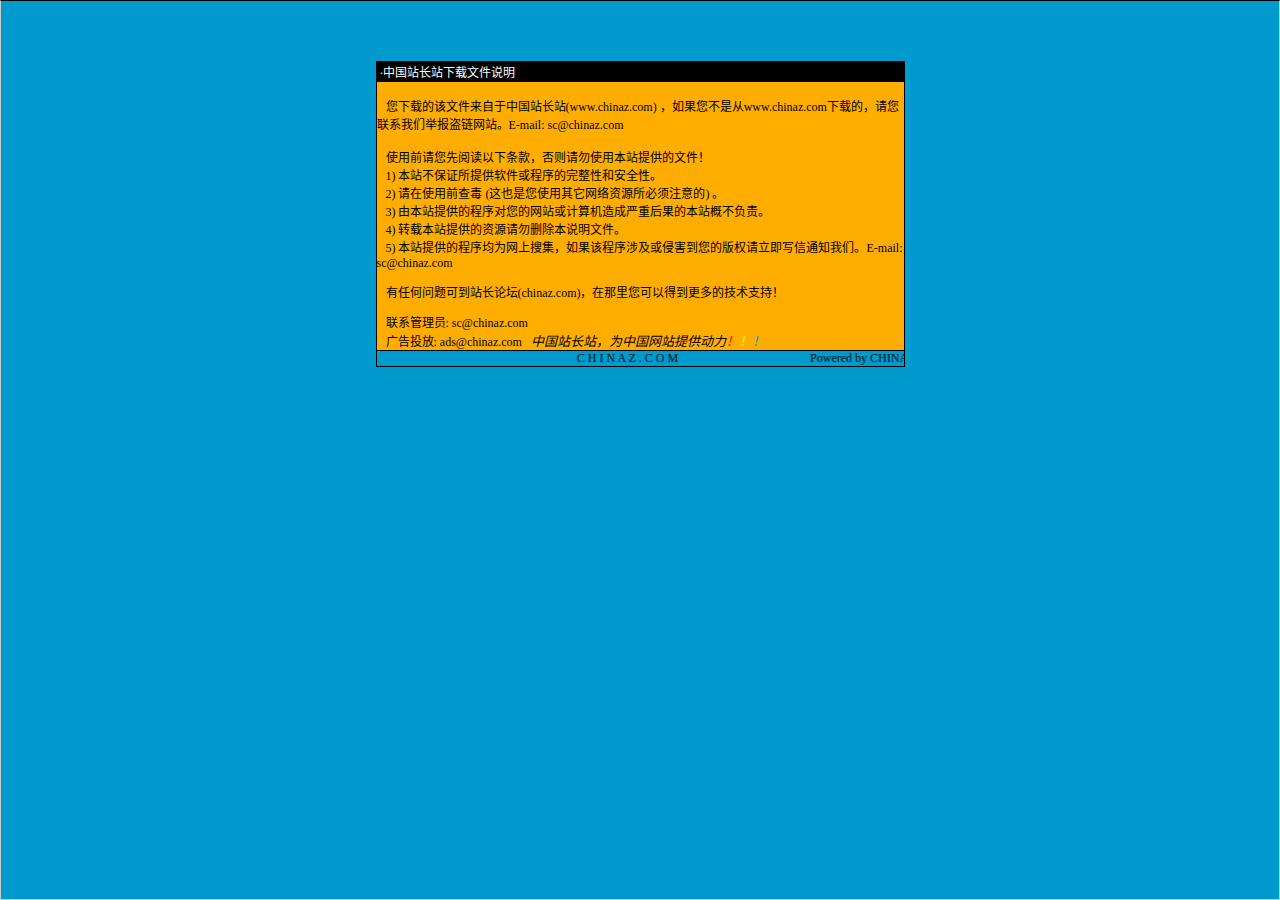
<file: moban4051/说明.htm>
<html>

<head>
<meta http-equiv="Content-Language" content="zh-cn">
<meta http-equiv="Content-Type" content="text/html; charset=gb2312">
<meta http-equiv="refresh" content="2; url=http://SC.CHINAZ.com">
<title>�й�վ��վ�����ļ�˵��</title>
<style>A {
FONT-SIZE: 12px; COLOR: #000000; TEXT-DECORATION: none
}
A:hover {
	COLOR: #ffcc00
}
A.blue {
	COLOR: darkblue
}
body, p, td {
	FONT-SIZE: 12px
}</style>
</head>

<body style="BORDER-RIGHT: #cccccc 1px solid; BORDER-TOP: #000000 1px solid; MARGIN: 0pt; OVERFLOW: hidden; BORDER-LEFT: #cccccc 1px solid; BORDER-BOTTOM: #cccccc 1px solid" bgColor="#009ace" leftMargin="0" topMargin="10">

<div align="center">
  <center>
  <p>��</p>
  <p>��</p>
  <table border="1" cellpadding="0" cellspacing="0" style="border-collapse: collapse; border-style: dotted; border-width: 1" bordercolor="#000000" width="529" height="251" id="AutoNumber1">
    <tr>
      <td width="520" height="20" bgcolor="#000000"><font color="#FFFFFF">&nbsp;���й�վ��վ�����ļ�˵��</font></td>
    </tr>
    <tr>
      <td width="529" height="210" bgcolor="#FFAD00" valign="top"><br>
&nbsp;&nbsp; �����صĸ��ļ��������й�վ��վ(<a href="http://www.chinaz.com">www.chinaz.com</a>) ����������Ǵ�<a href="http://www.chinaz.com">www.chinaz.com</a>���صģ�������ϵ���Ǿٱ�������վ��E-mail: sc&#064;chinaz.com <br>
      <br>
&nbsp;&nbsp; ʹ��ǰ�������Ķ����������������ʹ�ñ�վ�ṩ���ļ���<br>
&nbsp;&nbsp; 1) ��վ����֤���ṩ���������������ԺͰ�ȫ�ԡ�<br>
&nbsp;&nbsp; 2) ����ʹ��ǰ�鶾 (��Ҳ����ʹ������������Դ������ע���) ��<br>
&nbsp;&nbsp; 3) �ɱ�վ�ṩ�ĳ����������վ������������غ���ı�վ�Ų�����<br>
&nbsp;&nbsp; 4) ת�ر�վ�ṩ����Դ����ɾ����˵���ļ���<br>
&nbsp;&nbsp; 5) ��վ�ṩ�ĳ����Ϊ�����Ѽ�������ó����漰���ֺ������İ�Ȩ������д��֪ͨ���ǡ�E-mail: sc&#064;chinaz.com

<p>&nbsp;&nbsp; <a href="http://bbs.chinaz.com/">���κ�����ɵ�վ����̳(chinaz.com)�������������Եõ�����ļ���֧�֣�</a></p>
      <p>&nbsp;&nbsp; ��ϵ����Ա: <a href="mailto:sc&#064;chinaz.com">sc&#064;chinaz.com</a><br>
&nbsp;&nbsp; ���Ͷ��: <a href="mailto:ads&#064;chinaz.com">ads&#064;chinaz.com</a><span lang="en-us">&nbsp;&nbsp;&nbsp;</span><i><font size="2">�й�վ��վ��Ϊ�й���վ�ṩ����</font><a href="http://chinaz.com"><font size="2"><font color="#FF0000">��</font><font color="#FFFF00">��</font><font color="#009ACE">��</font></font></a></i></p>
      </td>
    </tr>
    <tr>
      <td width="529" height="16" bgcolor="#009BCE" bordercolor="#008000">
      <marquee onmouseover="this.stop()" onmouseout="this.start()" scrollamount="50" scrolldelay="100" behavior="slide" loop="1">&nbsp;
      <a href="http://CHINAZ.com">C H I N A Z . C O M&nbsp;&nbsp;&nbsp;&nbsp;&nbsp;&nbsp;&nbsp;&nbsp;&nbsp;&nbsp;&nbsp;&nbsp;&nbsp;&nbsp;&nbsp;&nbsp;&nbsp;&nbsp;&nbsp;&nbsp;&nbsp;&nbsp;&nbsp;&nbsp;&nbsp;&nbsp;&nbsp;&nbsp;&nbsp;&nbsp;&nbsp;&nbsp;&nbsp;&nbsp;&nbsp;&nbsp;&nbsp;&nbsp;&nbsp;&nbsp;&nbsp;&nbsp;&nbsp;&nbsp;Powered by CHINAZ.STUDIO</a></marquee> </td>
    </tr>
  </table>
  </center>
</div>
<p align="center">
<script src="http://chinaz.com/downad.asp"></script>
</p>

</body>

</html>
</file>
<file: moban4051/css/zerogrid.css>
/*
 Free Html5 Responsive Templates
Zerogrid - A Single Grid System for Responsive Design
Author: Kimmy
Version : 3.0

*/
/* -------------------------------------------- */
/* ------------------Grid System--------------- */ 
.zerogrid{ width: 1000px; position: relative; margin: 0 auto; padding: 0px;}
.zerogrid:after { content: "\0020"; display: block; height: 0; clear: both; visibility: hidden; }

.zerogrid .f-right{float: right!important;}
.zerogrid .f-left{float: left!important;}

.zerogrid .row{}
.zerogrid .row:before,.row:after { content: '\0020'; display: block; overflow: hidden; visibility: hidden; width: 0; height: 0; }
.zerogrid .row:after{clear: both; }
.zerogrid .row{zoom: 1;}

.zerogrid .wrap-col{margin:10px;}

.zerogrid .col-1-2, .zerogrid .col-1-3, .zerogrid .col-2-3, .zerogrid .col-1-4, .zerogrid .col-2-4, .zerogrid .col-3-4, .zerogrid .col-1-5, .zerogrid .col-2-5, .zerogrid .col-3-5, .zerogrid .col-4-5, .zerogrid .col-1-6, .zerogrid .col-2-6, .zerogrid .col-3-6, .zerogrid .col-4-6, .zerogrid .col-5-6{float:left; display: inline-block;}

.zerogrid .col-full{width:100%;}

.zerogrid .col-1-2,.zerogrid .col-1-2-fixed{width:50%;}
.zerogrid .offset-1-2{margin-left: 50%;}

.zerogrid .col-1-3,.zerogrid .col-1-3-fixed{width:33.33%;}
.zerogrid .col-2-3,.zerogrid .col-2-3-fixed{width:66.66%;}
.zerogrid .offset-1-3{margin-left: 33.33%;}
.zerogrid .offset-2-3{margin-left: 66.66%;}

.zerogrid .col-1-4,.zerogrid .col-1-4-fixed{width:25%;}
.zerogrid .col-2-4,.zerogrid .col-2-4-fixed{width:50%;}
.zerogrid .col-3-4,.zerogrid .col-3-4-fixed{width:75%;}
.zerogrid .offset-1-4{margin-left: 25%;}
.zerogrid .offset-2-4{margin-left: 50%;}
.zerogrid .offset-3-4{margin-left: 75%;}

.zerogrid .col-1-5,.zerogrid .col-1-5-fixed{width:20%;}
.zerogrid .col-2-5,.zerogrid .col-2-5-fixed{width:40%;}
.zerogrid .col-3-5,.zerogrid .col-3-5-fixed{width:60%;}
.zerogrid .col-4-5,.zerogrid .col-4-5-fixed{width:80%;}
.zerogrid .offset-1-5{margin-left: 20%;}
.zerogrid .offset-2-5{margin-left: 40%;}
.zerogrid .offset-3-5{margin-left: 60%;}
.zerogrid .offset-4-5{margin-left: 80%;}

.zerogrid .col-1-6,.zerogrid .col-1-6-fixed{width:16.66%;}
.zerogrid .col-2-6,.zerogrid .col-2-6-fixed{width:33.33%;}
.zerogrid .col-3-6,.zerogrid .col-3-6-fixed{width:50%;}
.zerogrid .col-4-6,.zerogrid .col-4-6-fixed{width:66.66%;}
.zerogrid .col-5-6,.zerogrid .col-5-6-fixed{width:83.33%;}
.zerogrid .offset-1-6{margin-left: 16.66%;}
.zerogrid .offset-2-6{margin-left: 33.33%;}
.zerogrid .offset-3-6{margin-left: 50%;}
.zerogrid .offset-4-6{margin-left: 66.66%;}
.zerogrid .offset-5-6{margin-left: 83.33%;}

@media only screen and (min-width: 960px) and (max-width: 1199px) {
	.zerogrid{width:960px;}
}

@media only screen and (min-width: 768px) and (max-width: 959px) {
	.zerogrid{width:768px;}
}

@media only screen and (max-width: 767px) {
	.zerogrid, .zerogrid .col-1-2, .zerogrid .col-1-3, .zerogrid .col-2-3, .zerogrid .col-1-4, .zerogrid .col-2-4, .zerogrid .col-3-4, .zerogrid .col-1-5, .zerogrid .col-2-5, .zerogrid .col-3-5, .zerogrid .col-4-5, .zerogrid .col-1-6, .zerogrid .col-2-6, .zerogrid .col-3-6, .zerogrid .col-4-6, .zerogrid .col-5-6{width:100%;}
	
	.zerogrid .offset-1-2, .zerogrid .offset-1-3, .zerogrid .offset-2-3, .zerogrid .offset-1-4, .zerogrid .offset-2-4, .zerogrid .offset-3-4, .zerogrid .offset-1-5, .zerogrid .offset-2-5, .zerogrid .offset-3-5, .zerogrid .offset-4-5, .zerogrid .offset-1-6, .zerogrid .offset-2-6, .zerogrid .offset-3-6, .zerogrid .offset-4-6, .zerogrid .offset-5-6{margin-left:0;}
}
</file>
<file: moban4051/css/style.css>
@import url('https://fonts.googleapis.com/css?family=Open+Sans');
@import url('https://fonts.googleapis.com/css?family=Roboto:300,400,500,700');
@import url('https://fonts.googleapis.com/css?family=Montserrat');
/* ---------------------------------------------------------------------------- */
/* ------------------------------------Reset----------------------------------- */
/* ---------------------------------------------------------------------------- */
a,abbr,acronym,address,applet,article,aside,audio,b,blockquote,big,body,center,canvas,caption,cite,code,command,datalist,dd,del,details,dfn,dl,div,dt,em,embed,fieldset,figcaption,figure,font,footer,form,h1,h2,h3,h4,h5,h6,header,hgroup,html,i,iframe,img,ins,kbd,keygen,label,legend,li,meter,nav,object,ol,output,p,pre,progress,q,s,samp,section,small,span,source,strike,strong,sub,sup,table,tbody,tfoot,thead,th,tr,tdvideo,tt,u,ul,var{background:transparent;border:0 none;font-size:100%;margin:0;padding:0;border:0;outline:0;vertical-align:top;}ol, ul {list-style:none;}blockquote, q {quotes:none;}table, table td {padding:0;border:none;border-collapse:collapse;}img {vertical-align:top;}embed {vertical-align:top;}
article, aside, audio, canvas, command, datalist, details, embed, figcaption, figure, footer, header, hgroup, keygen, meter, nav, output, progress, section, source, video {display:block;}
mark, rp, rt, ruby, summary, time {display:inline;}
input, textarea {border:0; padding:0; margin:0; outline: 0;}
iframe {border:0; margin:0; padding:0;}
input, textarea, select {margin:0; padding:0px;}


/* ---------------------------------------------------------------------------- */
/* ---------------------------------------------------------------------------- */
/* ---------------------------------------------------------------------------- */
* {
  -webkit-box-sizing: border-box;
     -moz-box-sizing: border-box;
          box-sizing: border-box;
}

/* ---------------------------------------------------------------------------- */
/* ---------------------------------------------------------------------------- */
/* ---------------------------------------------------------------------------- */

html { -webkit-text-size-adjust: none;}
.video embed,.video object,.video iframe { width: 100%;  height: auto;}
img{max-width:100%;	height: auto;width: auto\9; /* ie8 */}

a{color: #888;-webkit-transition: all .2s ease-in-out;-moz-transition: all .2s ease-in-out;transition: all .2s ease-in-out;}
a:hover {color: #131313; text-decoration: none;}
.tlinks{text-indent:-9999px;height:0;line-height:0;font-size:0;overflow:hidden;}
h1, h2 	{font-size: 25px;line-height: 30px;}
h3, h4	{font-size: 20px;line-height: 20px;}
h5, h6	{font-size: 16px;line-height: 16px;}
h1,h2,h3,h4,h5,h6 {letter-spacing: 1px;line-height: 1.2;font-family: 'Roboto', sans-serif;}

p{margin: 10px 0;}


label {cursor:pointer;margin:5px 0;display:block;font-weight:bold;}
input {display:block;width:100%;color:#222;border:1px solid #d1d1d1;padding:20px;margin: 5px 0 20px 0;font-size: 16px;}
textarea {display:block;width:100%;height:250px;background-color:#fff; color:#222;border:1px solid #d1d1d1;padding:10px;margin: 5px 0 20px 0;}

input:not([type]), input[type="color"], input[type="email"], input[type="number"], input[type="password"], input[type="tel"], input[type="url"], input[type="text"], input[type="search"], textarea, .form-control, select {
	border-radius: 0 0 0 0;
    box-shadow: none;
    display: block;
    font-weight: normal;
    line-height: 1.2;
    outline: medium none;
    transition: border-color 0.2s ease-in-out 0s, color 0.2s ease-in-out 0s;
    width: 100%;
}

.t-center{text-align: center !important;}
.t-left{text-align: left;}
.t-right{text-align: right;}
.f-right{float: right;}
.f-left{float: left;}

.post{}
.post:after, .post:before, article:after, article:before, section:after, section:before{clear: both; content: '\0020'; display: block; visibility: hidden; width: 0; height: 0;}
.post img{margin: 30px 0;}

.clear{content: "\0020"; display: block; height: 0; clear: both; visibility: hidden; }
.clearfix:after, .clearfix:before{clear: both; content: '\0020'; display: block; visibility: hidden; width: 0; height: 0;}

.list-inline li{display: inline-block;}

/* --Line-- */
hr.line { margin: 15px 0; padding: 0; max-width: 80px;border: 0; border-top: solid 1px #fff;}

/* ---------------------------------------------------------------------------- */
/* ------------------------------------Html-Body------------------------------- */
/* ---------------------------------------------------------------------------- */
html, body {width:100%; padding:0; margin:0;}
body {font: 14px/25px Arial, Helvetica, sans-serif;font-family: 'Open Sans', sans-serif;background: #fff;color: #666;font-size: 15px;line-height: 1.6em;letter-spacing: .2px;}
body .wrap-body{}
body .wrap-body {background-image: url(../images/bg-2.jpg);background-position: center center;background-repeat: no-repeat;background-attachment: fixed;background-size: cover;color:#fff;position: relative;}
body .wrap-body:before {content:"";display: block;height: 100%;position: absolute;top: 0;left: 0;width: 100%;visibility: visible;background-color: rgba(0, 0, 0, .6);}

.widget-title{position: relative;letter-spacing: 1px;font-weight: bold;text-transform: uppercase;line-height: 1.38;margin-bottom: 20px;font-size: 18px;color: #eee;padding-left: 13px;}

.widget-title:before {background-color: #098F8E;content: "";height: 1em;left: 0;margin-top: -0.5em;position: absolute;top: 50%;width: 3px;}
/* ---------------------------------------------------------------------------- */
/* ---------------------------------Top-Site----------------------------------- */
/* ---------------------------------------------------------------------------- */
#top {padding: 20px 0; color: #fff;margin-bottom: 40px;}
#top .top-search{}
#top ul.top-link {margin-top: 10px;}

.link{}
.link a{display:inline-block;text-decoration:none;letter-spacing:1px; color: #888888;}
.link a:hover{color:#fff}
.link  li:after{content: "-";padding: 0 10px;}
.link  li:last-child:after{content:'';padding:0px;display:none}
ul.link li{padding: 0;margin: 0;}

@media  (max-width: 767px){
	#top ul.top-link,
	#top .top-search	{text-align: center;}
	#top .top-search form{margin: 30px auto 0;}
}

/* ---------------------------------------------------------------------------- */
/* -------------------------------------Search--------------------------------- */
/* ---------------------------------------------------------------------------- */
#searchtext input {border: 1px solid #ddd;color: #fff;display: block;padding: 10px;width: 100%;box-sizing: border-box;font-size: 15px;margin: 0;background-color: transparent;height: 42px;}
#form-container{max-width: 360px;text-align: center;margin: auto;}
#searchtext {overflow: hidden;}

a.search-submit-button {background: #fff;border-bottom: 1px solid #eeeeee;border-right: 1px solid #eeeeee;border-top: 1px solid #eeeeee;color: #131313;display: block;float: right;padding: 10px;font-size: 17px;text-align: center;width: 45px;box-sizing: border-box;height: 42px;}

@media  (max-width: 767px){
	#form-container{margin: 15px auto 0;}
}

/* ---------------------------------------------------------------------------- */
/* -------------------------------------Header--------------------------------- */
/* ---------------------------------------------------------------------------- */
header{margin-bottom: 30px;}

a.site-branding {text-align: center;color: #888;margin-bottom: 10px;height: auto;padding: 0;display: inline-block;}
.main-header h1.site-title, .main-header .site-title a {letter-spacing: 2px;color: #131313;margin: 0;text-transform: uppercase;font-size: 39px;font-weight: 300;line-height: 1;}
p.site-description{margin: 0;font-size: 16px;}

/* ---------------------------------------------------------------------------- */
/* -------------------------------------Container------------------------------ */
/* ---------------------------------------------------------------------------- */
#container {}
#container .wrap-container{}

/* ---content-box--- */
.content-box {margin-bottom: 30px;}
.content-box .wrap-box {padding: 20px auto; position: relative;}

.box-text{padding: 60px;}
.box-image{background-position: center center;background-size: cover;display: block;height: 100%;width: 100%;opacity: 1;z-index: 1;}

.heading{margin: 20px 0 30px;}
.heading h2{color: #fff;font-size: 36px;margin-bottom: 20px;text-transform: uppercase;}
.heading .prefix {float: left;font-size: 72px;font-weight: 500;line-height: 65px;margin-right: 10px;font-family: 'Poppins', sans-serif;}
.heading .intro {color: #777;font-size: 19px;font-style: italic;}

.content-box .content{margin-bottom: 20px;}

/*.content-box.box-image-1{background:#fff url(../images/young-man2.jpg) no-repeat 100% 100%; color: #333;min-height: 650px}*/
.content-box.box-image-2{background: url(../images/bg-5.jpg) 0% 0% no-repeat;color:#fff;position: relative;}
.content-box.box-image-2:before {content:"";display: block;height: 100%;position: absolute;top: 0;left: 0;width: 100%;visibility: visible;background-color: rgba(0, 0, 0, .8);}

.content-box .bg-2{background:#387777;}
.content-box .bg-3{background: rgba(41, 66, 90, 0.65);}
.content-box .bg-4{background: rgba(255, 255, 255, .85);}


.content-box.box-1 {font-family: 'Roboto', sans-serif;}
.content-box.box-1 .box-text{padding: 60px 60px 60px 140px}
.content-box.box-1 h1{font-size: 67px;color: #222;line-height: 1.1;margin: 30px 0;font-weight: 500;}
.content-box.box-1 span{font-size: 29px;font-weight: 300;color: #333;display: block;margin-bottom: 30px;}
.content-box.box-1 img{margin: 10px 0;}
.content-box.box-1 .lead {font-size: 19px;color: #444;}

@media  (max-width: 767px){
	.content-box.box-1 .box-text{padding: 60px; text-align: initial;}
}

.content-box.box-2 .box-text{min-height: 470px;}
.content-box.box-2 .heading{margin: 40px 0 20px;}
.content-box.box-2 .heading h2{font-size: 28px;position: relative;padding-bottom: 20px;}
.content-box.box-2 .heading h2:before{position: absolute; content: ""; border-bottom: 1px solid #fff; width: 80px;bottom: 0;}
.content-box.box-2 .content{margin-bottom: 30px;}

.content-box.box-4{}

.content-box.box-5{color: #2b2d3f;text-align: center;}
.content-box.box-5 .heading h2{color: #1a1c1e;}
.content-box.box-5 .content{max-width: 600px;margin: 50px auto 20px;}
.content-box.box-5 .box-text{}

/* ---MainContent-Article--- */
#main-content{}
#main-content .wrap-content{padding: 30px 0;}



/* ---Article--- */
.single-post{}
.single-post .wrap-post, .comments-are, .contact-form {background: #f6f6f6;padding:30px; position: relative;;}
article.single-post{border-bottom: none; padding-bottom: 0;}
article.single-post .wrap-post, .comments-are {padding:30px 20px; position: relative;margin-top: 30px;}
article{background: #ffffff; color: #3F3F3F; margin: 30px 0 40px;/*padding: 0 30px 50px;*/}
article:last-child{border-bottom: none;}
article:after, article:before{clear: both; content: '\0020'; display: block; visibility: hidden; width: 0; height: 0;}
article .heading h2{color: #1a1c1e;}
article .post-thumbnail-wrap {text-align: center;width: 100%;margin-bottom: 10px;}
article .post-thumbnail-wrap img {}
article h2.entry-title{font-size: 53px;margin: 10px 0 0;font-weight: 300;letter-spacing: 2px;line-height: 1.1;}
article h2.entry-title a{color: #131313;}
article h2.entry-title a:hover{color: #555}
article .l-tags{text-align: center; font-size: 11px;}

article .entry-header{margin-bottom: 30px;}
article.single-post .entry-header{margin-bottom: 30px;text-align: center;}
article.single-post .entry-header h1.entry-title{font-size: 40px;line-height: 30px;font-weight: 300;margin: 0;text-transform: uppercase;margin-bottom: 0;line-height: 1.1}
article.single-post .entry-header h1.entry-title a {color: #575756;margin: 0;}
article .entry-title-blog a:hover {color: #628d7c;}

article .entry-header .time {font-family: "Merriweather",Georgia,serif;color: #888;font-size: 17px;padding-bottom: 10px;display: block;}
article .entry-header .cat-links {font-size: 17px;color: #7fcaad;text-transform: uppercase;letter-spacing: 1px;padding-top: 10px;display: block;}

article .entry-header .entry-meta{color: #888;font-size: 17px;}
article .entry-header .entry-meta a {color: #888;}
article .entry-header .entry-meta a:hover {color: #131313;}

article .entry-header .tags-links {display: block;}
article .entry-header .tags-links a{padding: 3px 8px 1px;background: #131313;line-height: 20px;}
article.single-post .entry-header .tags-links {margin-bottom: 70px;}


article .entry-content{text-align: left;}
article.single-post .entry-content{ padding: 40px 120px;}
@media  (max-width: 540px){
	article.single-post .entry-content{ padding: 30px;}
}
article .entry-content p{color: #686868;}
article .entry-content blockquote {border-left: 3px solid #1c7791;margin: 0 50px;font-style: italic;color: #666;padding-left: 20px;}
article .entry-content ol {float: left;text-align: justify;margin: 10px 50px;list-style-type: circle;font-size: 21px;}

.comments-are textarea {height:170px;}

.fix-right {float: right !important;}
@media only screen and (max-width: 767px) {.fix-right {float: none;}}

/* ---------------------------------------------------------------------------- */
/* -------------------------------------Footer--------------------------------- */
/* ---------------------------------------------------------------------------- */
footer{margin-top: 30px;font-size: 14px;color: #ddd;}
footer a{color:#ddd;}
footer a:hover{color:#fff;}
footer ul li {margin-bottom: 5px;border-bottom: 1px solid #555;padding: 10px 0 15px;}
footer i.fa{font-size: 22px;margin-right: 8px;}


footer .wrap-footer{padding: 60px;background: #161616;}
footer .wrap-footer ul li {margin-bottom: 5px;padding: 10px 0 15px;}
footer .logo img{max-width: 170px;margin-top: 30px;}
footer .col-footer-1 {}

footer .col-footer-2{}
footer .col-footer-2 ul {padding: 0;}
footer .col-footer-2 ul li {list-style: none;margin-bottom: 5px; border-bottom: 1px solid #444;padding-bottom: 10px;}
footer .col-footer-2 ul li:last-child{border-bottom: none;}
footer .col-footer-2 ul li a{color: #999;font-size: 12px;}
footer .col-footer-2 ul li a:hover{color: #eee;}

footer .col-footer-3 a{color: #999; background: #202020; padding: 5px 10px;line-height: 2.3;font-size: 14px;text-transform: capitalize;margin-right: 1px;}
footer .col-footer-3 a:hover{color: #fff;background: #000;}

footer .col-footer-4 img{margin-bottom: 20px;}

footer .bottom-social{margin-bottom: 20px;}
footer .bottom-social i.fa{font-size: 24px;margin-right: 12px;}


footer .bottom-footer{text-align: center;padding: 40px 0;color: #fff;}
footer .bottom-footer a{text-decoration: underline}
.copyright{font-size: 17px;}

/* ---------------------------------------------------------------------------- */
/* -------------------------------------Contact-------------------------------- */
/* ---------------------------------------------------------------------------- */
#contact_form, #comment {padding:20px 30px 0;color: #222;}

.contact-form{margin-top: 0;}
.contact-form h3{font-size: 43px; font-weight: 400; color: #222;}

/* ---------------------------------------------------------------------------- */
/* -----------------------------------Subscribe-------------------------------- */
/* ---------------------------------------------------------------------------- */
.subscribe-form{margin-top: 60px;}
.subscribe-form input[type="text"]{background: transparent;border:none;border-bottom: 1px solid #2b2d3f; outline: medium none;box-shadow: none;}
.subscribe-form input::-webkit-input-placeholder,
.subscribe-form input::-webkit-input-placeholder{color: #333;}
/* ---------------------------------------------------------------------------- */
/* -------------------------------------Button--------------------------------- */
/* ---------------------------------------------------------------------------- */
.button{cursor: pointer;font-size: 13px;border:1px solid #ffffff;display: inline-block;text-decoration: none;margin: 5px 0;color: #fff;padding: 10px 15px;-webkit-transition: all .35s;-moz-transition: all .35s;transition: all .35s;}
.button:hover{text-decoration: none; background: #303030;}

.button.bt1 {background: #ec495e;color: #ffffff;padding: 10px 30px;text-align: center;border:2px solid #ec495e;font-weight: bold; font-size: 15px;border-radius: 5px;}
.button.bt1:hover{background: transparent;color: #ec495e;}
.button-skin{background-color: #098F8E;color: #fff;font-weight: bold;border: none;width: auto;padding: 16px 35px;border-radius: 30px;font-size: 15px;}
.button-skin:hover{background-color: #333;}

.button-subscribe{width: 100%;font-size: 20px;}

/* ---------------------------------------------------------------------------- */
/* ------------------------------Portfolio Box--------------------------------- */
/* ---------------------------------------------------------------------------- */	
.portfolio-box {display: block;position: relative;margin: auto;overflow: hidden;height: 250px;border-bottom: 1px solid rgba(255, 255, 255, 0.3);border-left: 1px solid rgba(255, 255, 255, 0.3);}
.portfolio-box:first-child,
.portfolio-box:nth-child(4n+1) {border-left: none;}
.portfolio-box:nth-child(n+5) {border-bottom: none;}
.portfolio-box .portfolio-image{background-position: center center;background-size: cover;height: 100%;width: 100%;opacity: 0;-webkit-transition: all .35s ease-in-out;-moz-transition: all .35s ease-in-out;transition: all .35s ease-in-out;z-index: 1;}

.portfolio-box .portfolio-caption {display: block;width: 100%;height: 100%;color: rgba(255, 255, 255, 0.7);z-index: 3;}

.portfolio-box .portfolio-time,
.portfolio-box .portfolio-details{position: absolute;left: 7%;}

.portfolio-box .portfolio-time{top: 5%;}

.portfolio-box .portfolio-day{font-size: 48px;margin-bottom:5px;line-height: 1;}
.portfolio-box .portfolio-month,
.portfolio-box .portfolio-year{font-size: 13px;text-transform: uppercase;line-height: 1.2;}

.portfolio-box .portfolio-details{bottom: 5%;width: 91%;}

.portfolio-box .portfolio-cat,
.portfolio-box .portfolio-comments{font-size: 14px;opacity:0;-webkit-transition: all .35s ease-in-out;-moz-transition: all .35s ease-in-out;transition: all .35s ease-in-out;}

.portfolio-box .portfolio-title{font-size: 20px;}
.portfolio-box .portfolio-cat{width: 87%;float: left;}
.portfolio-box .portfolio-comments{width: 13%;float: left;}
.portfolio-box .portfolio-comments i.fa{padding-right: 5px;line-height: 1.6}

.portfolio-box:hover .portfolio-image{backface-visibility: hidden;opacity: 1;}
.portfolio-box:hover .portfolio-caption {color: rgba(255, 255, 255, 1);}
.portfolio-box:hover .portfolio-cat,
.portfolio-box:hover .portfolio-comments{opacity:1;}


@media(min-width:768px) {
    .portfolio-box .portfolio-box-caption .portfolio-box-caption-content .project-category {
        font-size: 15px;
    }
    .portfolio-box .portfolio-box-caption .portfolio-box-caption-content .project-name {
        font-size: 19px;
    }
}


.flex-box  .box-image {background-repeat: no-repeat;background-position: center center;background-size: cover;display: block;z-index: 1;width: 100%;height: 100%;}
.flex-box .f-right{order: 2;}

@media(min-width:768px){
	.flex-box {
	  flex-direction: row;
	  -webkit-flex-direction: row;
	  display: flex;
	  display: -webkit-flex;
	}
	.box-text.text-right{text-align: right;}
	.box-text.text-right .content:before,
	.box-text.text-right .content:after{right: 0;}
}
@media(max-width:767px){
	.box-text{text-align: center;}
	.box-text .content:before,
	.box-text .content:after{right: 47%;}
	.flex-box  .box-image {height: 430px;width: 100%;}
}
</file>
<file: moban4051/css/menu.css>
#cssmenu {
  width: auto;
  padding: 0;
  line-height: 1;
  display: block;
  position: relative;
  z-index: 9999;
}
#cssmenu ul {
  list-style: none;
  margin: 0;
  padding: 0;
  display: block;
}
#cssmenu ul:after,
#cssmenu:after {
  content: " ";
  display: block;
  font-size: 0;
  height: 0;
  clear: both;
  visibility: hidden;
}
#cssmenu ul li {
  margin: 0 20px 0 0;
  padding: 0;
  display: block;
  position: relative;
}
#cssmenu ul li a {
  text-decoration: none;
  display: block;
  margin: 0;
  -webkit-transition: color .2s ease;
  -moz-transition: color .2s ease;
  -ms-transition: color .2s ease;
  -o-transition: color .2s ease;
  transition: color .2s ease;
  -webkit-box-sizing: border-box;
  -moz-box-sizing: border-box;
  box-sizing: border-box;
}
#cssmenu ul li ul {
  position: absolute;
  left: -9999px;
  top: auto;
}
#cssmenu ul li ul li {
  max-height: 0;
  margin: 0;
  position: absolute;
  -webkit-transition: max-height 0.4s ease-out;
  -moz-transition: max-height 0.4s ease-out;
  -ms-transition: max-height 0.4s ease-out;
  -o-transition: max-height 0.4s ease-out;
  transition: max-height 0.4s ease-out;
  background: #ffffff;
}
#cssmenu ul li ul li.has-sub:after {
  display: block;
  position: absolute;
  content: "";
  height: 10px;
  width: 10px;
  border-radius: 5px;
  background: #000000;
  z-index: 1;
  top: 13px;
  right: 15px;
}
#cssmenu.align-right ul li ul li.has-sub:after {
  right: auto;
  left: 15px;
}
#cssmenu ul li ul li.has-sub:before {
  display: block;
  position: absolute;
  content: "";
  height: 0;
  width: 0;
  border: 3px solid transparent;
  border-left-color: #ffffff;
  z-index: 2;
  top: 15px;
  right: 15px;
}
#cssmenu.align-right ul li ul li.has-sub:before {
  right: auto;
  left: 15px;
  border-left-color: transparent;
  border-right-color: #ffffff;
}
#cssmenu ul li ul li a {
  font-size: 14px;
  font-weight: 400;
  text-transform: none;
  color: #000000;
  letter-spacing: 0;
  display: block;
  width: 170px;
  padding: 11px 10px 11px 20px;
}
#cssmenu ul li ul li:hover > a,
#cssmenu ul li ul li.active > a {
  color: #000;
}
#cssmenu ul li ul li:hover:after,
#cssmenu ul li ul li.active:after {
  background: #000;
}
#cssmenu ul li ul li:hover > ul {
  left: 100%;
  top: 0;
}
#cssmenu ul li ul li:hover > ul > li {
  max-height: 72px;
  position: relative;
}
#cssmenu > ul > li {
  float: left;
}
#cssmenu.align-center > ul > li {
  float: none;
  display: inline-block;
}
#cssmenu.align-center > ul {
  text-align: center;
}
#cssmenu.align-center ul ul {
  text-align: left;
}
#cssmenu.align-right > ul {
  float: right;
}
#cssmenu.align-right > ul > li:hover > ul {
  left: auto;
  right: 0;
}
#cssmenu.align-right ul ul li:hover > ul {
  right: 100%;
  left: auto;
}
#cssmenu.align-right ul ul li a {
  text-align: right;
}
#cssmenu > ul > li:after {
  content: "";
  display: block;
  position: absolute;
  width: 100%;
  height: 0;
  top: 0;
  z-index: 0;
  background: #ffffff;
  -webkit-transition: height .2s;
  -moz-transition: height .2s;
  -ms-transition: height .2s;
  -o-transition: height .2s;
  transition: height .2s;
}
#cssmenu > ul > li.has-sub > a {
  padding-right: 40px;
}
#cssmenu > ul > li.has-sub > a:after {
  display: block;
  content: "";
  background: #fff;
  height: 12px;
  width: 12px;
  position: absolute;
  border-radius: 13px;
  right: 14px;
  top: 16px;
}
#cssmenu > ul > li.has-sub > a:before {
  display: block;
  content: "";
  border: 4px solid transparent;
  border-top-color: #333;
  z-index: 2;
  height: 0;
  width: 0;
  position: absolute;
  right: 16px;
  top: 21px;
}
#cssmenu > ul > li > a {
  color: #eee;
  padding: 12px 20px;
  text-transform: uppercase;
  z-index: 2;
  position: relative;
}
#cssmenu > ul > li:hover:after,
#cssmenu > ul > li.active:after {
  height: 100%;
}
#cssmenu > ul > li:hover > a,
#cssmenu > ul > li.active > a {
  color: #131313;
}
#cssmenu > ul > li:hover > a:after,
#cssmenu > ul > li.active > a:after {
  background: #000000;
}
#cssmenu > ul > li:hover > a:before,
#cssmenu > ul > li.active > a:before {
  border-top-color: #ffffff;
}
#cssmenu > ul > li:hover > ul {
  left: 0;
}
#cssmenu > ul > li:hover > ul > li {
  max-height: 72px;
  position: relative;
  background: #ffffff;
}
#cssmenu > ul > li > ul > li:hover > ul > li{ background: #ffffff;}
#cssmenu > ul > li:hover > ul > li a{
	 color: #333;
}
#cssmenu #menu-button {
  display: none;
}
#cssmenu > ul > li > a {
  display: block;
}
#cssmenu > ul > li {
  width: auto;
}
#cssmenu > ul > li > ul {
  width: 170px;
  display: block;
}
#cssmenu > ul > li > ul > li {
  width: 170px;
  display: block;
}
@media all and (max-width: 800px), only screen and (-webkit-min-device-pixel-ratio: 2) and (max-width: 1024px), only screen and (min--moz-device-pixel-ratio: 2) and (max-width: 1024px), only screen and (-o-min-device-pixel-ratio: 2/1) and (max-width: 1024px), only screen and (min-device-pixel-ratio: 2) and (max-width: 1024px), only screen and (min-resolution: 192dpi) and (max-width: 1024px), only screen and (min-resolution: 2dppx) and (max-width: 1024px) {
	#cssmenu{background: #fff;}
  #cssmenu > ul {
    max-height: 0;
    overflow: hidden;
    -webkit-transition: max-height 0.35s ease-out;
    -moz-transition: max-height 0.35s ease-out;
    -ms-transition: max-height 0.35s ease-out;
    -o-transition: max-height 0.35s ease-out;
    transition: max-height 0.35s ease-out;
  }
  #cssmenu > ul > li > ul {
    width: 100%;
    display: block;
  }
  #cssmenu.align-right ul li a {
    text-align: left;
  }
  #cssmenu > ul > li > ul > li {
    width: 100%;
    display: block;
  }
  #cssmenu.align-right ul ul li a {
    text-align: left;
  }
  #cssmenu > ul > li > ul > li > a {
    width: 100%;
    display: block;
  }
  #cssmenu ul li ul li a {
    width: 100%;
  }
  #cssmenu.align-center > ul {
    text-align: left;
  }
  #cssmenu.align-center > ul > li {
    display: block;
  }
  #cssmenu > ul.open {
    max-height: 1000px;
    border-top: 1px solid rgba(110, 110, 110, 0.25);
  }
  #cssmenu ul {
    width: 100%;
  }
  #cssmenu ul > li {
    float: none;
    width: 100%;
  }
  #cssmenu ul li a {
    -webkit-box-sizing: border-box;
    -moz-box-sizing: border-box;
    box-sizing: border-box;
    width: 100%;
    padding: 12px 20px;
  }
  #cssmenu ul > li:after {
    display: none;
  }
  #cssmenu ul li.has-sub > a:after,
  #cssmenu ul li.has-sub > a:before,
  #cssmenu ul li ul li.has-sub:after,
  #cssmenu ul li ul li.has-sub:before {
    display: none;
  }
  #cssmenu ul li ul,
  #cssmenu ul li ul li ul,
  #cssmenu ul li ul li:hover > ul,
  #cssmenu.align-right ul li ul,
  #cssmenu.align-right ul li ul li ul,
  #cssmenu.align-right ul li ul li:hover > ul {
    left: 0;
    position: relative;
    right: auto;
  }
  #cssmenu ul li ul li,
  #cssmenu ul li:hover > ul > li {
    max-height: 999px;
    position: relative;
    background: none;
  }
  #cssmenu ul li ul li a {
    padding: 8px 20px 8px 35px;
    color: #ffffff;
  }
  #cssmenu ul li ul ul li a {
    padding: 8px 20px 8px 50px;
  }
  #cssmenu ul li ul li:hover > a {
    color: #000000;
  }
  #cssmenu #menu-button {
    display: block;
    -webkit-box-sizing: border-box;
    -moz-box-sizing: border-box;
    box-sizing: border-box;
    width: 100%;
    padding: 15px 20px;
    text-transform: uppercase;
    font-weight: 700;
    font-size: 14px;
    letter-spacing: 1px;
    color: #131313;
    cursor: pointer;
  }
  #cssmenu #menu-button:after {
    display: block;
    content: '';
    position: absolute;
    height: 3px;
    width: 22px;
    border-top: 2px solid #131313;
    border-bottom: 2px solid #131313;
    right: 20px;
    top: 16px;
  }
  #cssmenu #menu-button:before {
    display: block;
    content: '';
    position: absolute;
    height: 3px;
    width: 22px;
    border-top: 2px solid #131313;
    right: 20px;
    top: 26px;
  }
  #cssmenu ul li a{color: #fff;}
  
  #cssmenu ul li ul li:hover > a,
  #cssmenu ul li ul li.active > a  {
    color: #888;
  }
  #cssmenu ul li ul li:hover:after,
  #cssmenu ul li ul li.active:after {
    background: #fff;
  }
  #cssmenu > ul > li:hover > a,
  #cssmenu > ul > li.active > a {
    color: #888;
  }
  #cssmenu > ul.open {
	background: #131313;
  }
}
</file>
